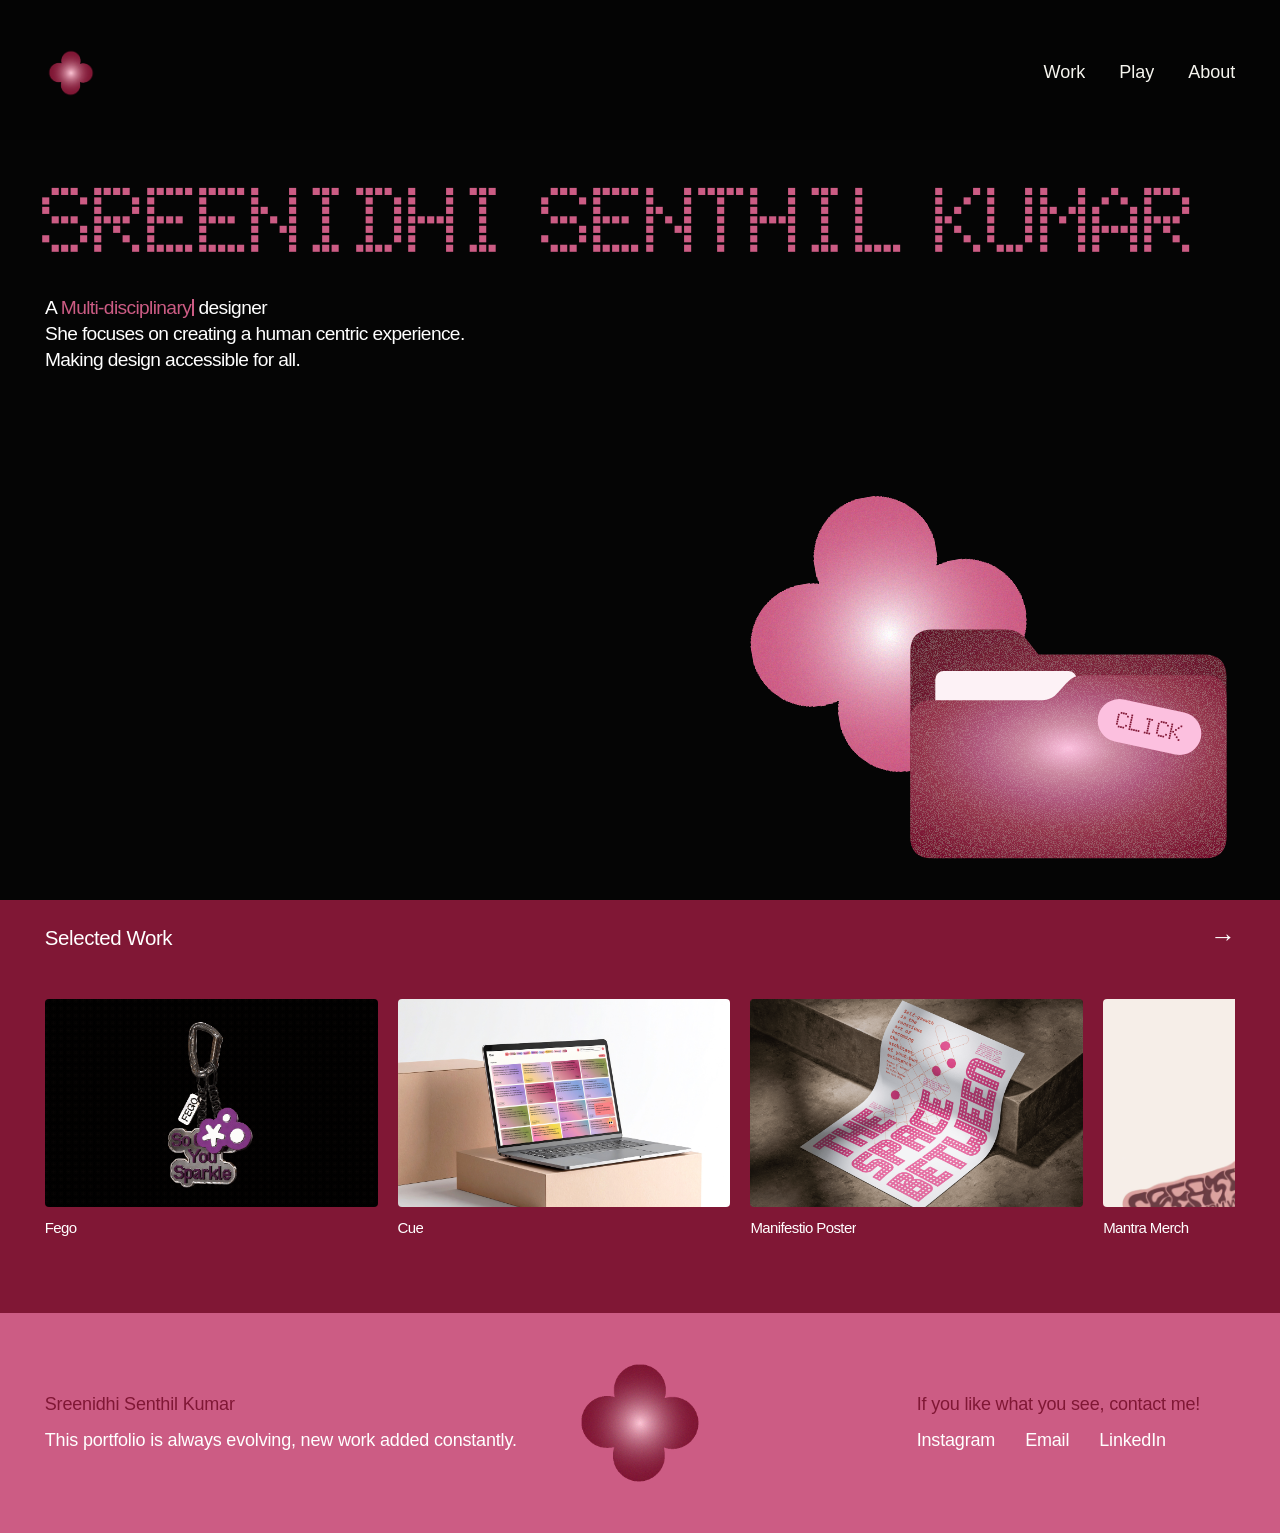
<file: index.html>
<!doctype html>
<html lang="en">
<head>
  <meta charset="utf-8">
  <meta name="viewport" content="width=device-width, initial-scale=1">
  <title>Sreenidhi Senthil Kumar</title>
  <meta name="description" content="Hello! I am Sreenidhi, a multidisciplinary designer studying in Parsons School of Design. I focus on creating brand identities and user friendly design.">
  <link rel="icon" type="image/png" href="assets/favicon.png">
  <link rel="preconnect" href="https://fonts.googleapis.com">
  <link rel="preconnect" href="https://fonts.gstatic.com" crossorigin>
  <link href="https://fonts.googleapis.com/css2?family=Doto:wght@700&family=Google+Sans+Flex:wght@100..1000&display=swap" rel="stylesheet">
  <link rel="stylesheet" href="styles.css">
</head>
<body class="home-page">
  <main>
    <section class="hero" data-pin>
      <div class="hero__block">
        <div class="inspire" aria-label="Things that inspire my design">
          <p class="inspire__caption"><span class="inspire__lead">Here are some of the things that currently inspire my design world.</span> <span class="inspire__drag">Drag them out of the folder.</span></p>
          <img class="inspire__logo" src="assets/logo-pink.png" alt="" aria-hidden="true">
          <div class="box" role="button" tabindex="0" aria-label="Open the folder">
            <svg class="box__back" viewBox="0 0 40 30" aria-hidden="true"><defs><radialGradient id="folder-back-glow" cx="50%" cy="45%" r="70%"><stop offset="0" stop-color="#95344c"/><stop offset="1" stop-color="#5c0b22"/></radialGradient><filter id="folder-back-grain" x="0" y="0" width="100%" height="100%" primitiveUnits="userSpaceOnUse"><feTurbulence type="fractalNoise" baseFrequency="12" numOctaves="2" seed="3" result="n"/><feColorMatrix in="n" type="matrix" values="0 0 0 0 1  0 0 0 0 1  0 0 0 0 1  0 0 0 .32 -.14" result="g"/><feComposite in="g" in2="SourceGraphic" operator="in" result="gi"/><feMerge><feMergeNode in="SourceGraphic"/><feMergeNode in="gi"/></feMerge></filter></defs><path d="M1 26.5V4.2Q1 1.5 3.7 1.5H12.6Q14 1.5 14.9 2.6L16.4 4.5H36.3Q39 4.5 39 7.2V26.5Q39 28.5 37 28.5H3Q1 28.5 1 26.5Z" fill="url(#folder-back-glow)" filter="url(#folder-back-grain)"/><rect x="4" y="6.5" width="17" height="6" rx="1" fill="#fdf2f6"/></svg>
            <p class="box__label" aria-hidden="true"><span class="box__bubble">Click</span></p>
            <div class="box__inside">
              <button class="inspire__item" type="button" data-label="Vintage TV" data-spot="7,10"><span class="inspire__icon" style="--src:url(assets/icons/tv.svg);--fsrc:url(assets/icons/fill/tv.png);--fill:#f7b8cd"></span></button>
              <button class="inspire__item" type="button" data-label="Books" data-spot="88,10"><span class="inspire__icon" style="--src:url(assets/icons/book.svg);--fsrc:url(assets/icons/fill/book.png);--fill:#f7b8cd"></span></button>
              <button class="inspire__item" type="button" data-label="Tea" data-spot="38,42"><span class="inspire__icon" style="--src:url(assets/icons/tea.svg);--fsrc:url(assets/icons/fill/tea.png);--fill:#f7b8cd"></span></button>
              <button class="inspire__item" type="button" data-label="Flowers" data-spot="7,84"><span class="inspire__icon" style="--src:url(assets/icons/flower.svg);--fsrc:url(assets/icons/fill/flower.png);--fill:#f7b8cd"></span></button>
              <button class="inspire__item" type="button" data-label="Science" data-spot="27,6"><span class="inspire__icon" style="--src:url(assets/icons/dna.svg);--fsrc:url(assets/icons/fill/dna.png);--fill:#f7b8cd"></span></button>
              <button class="inspire__item" type="button" data-label="Lego" data-spot="47,10"><span class="inspire__icon" style="--src:url(assets/icons/module.svg);--fsrc:url(assets/icons/fill/module.png);--fill:#f7b8cd"></span></button>
              <button class="inspire__item" type="button" data-label="Travel" data-spot="67,6"><span class="inspire__icon" style="--src:url(assets/icons/compass.svg);--fsrc:url(assets/icons/fill/compass.png);--fill:#f7b8cd"></span></button>
              <button class="inspire__item" type="button" data-label="Music" data-spot="16,46"><span class="inspire__icon" style="--src:url(assets/icons/music.svg);--fsrc:url(assets/icons/fill/music.png);--fill:#f7b8cd"></span></button>
              <button class="inspire__item" type="button" data-label="Cooking" data-spot="60,48"><span class="inspire__icon" style="--src:url(assets/icons/egg.svg);--fsrc:url(assets/icons/fill/egg.png);--fill:#f7b8cd"></span></button>
              <button class="inspire__item" type="button" data-label="Nature" data-spot="66,80"><span class="inspire__icon" style="--src:url(assets/icons/plant.svg);--fsrc:url(assets/icons/fill/plant.png);--fill:#f7b8cd"></span></button>
              <button class="inspire__item" type="button" data-label="Arcade games" data-spot="27,80"><span class="inspire__icon" style="--src:url(assets/icons/arcade.svg);--fsrc:url(assets/icons/fill/arcade.png);--fill:#f7b8cd"></span></button>
              <button class="inspire__item" type="button" data-label="Coding" data-spot="47,86"><span class="inspire__icon" style="--src:url(assets/icons/browser.svg);--fsrc:url(assets/icons/fill/browser.png);--fill:#f7b8cd"></span></button>
            </div>
            <svg class="box__front" viewBox="0 0 40 30" aria-hidden="true"><defs><radialGradient id="folder-front-glow" cx="50%" cy="40%" r="70%"><stop offset="0" stop-color="#fcc0df"/><stop offset=".2" stop-color="#cb869f"/><stop offset=".4" stop-color="#b0577d"/><stop offset=".65" stop-color="#95344c"/><stop offset="1" stop-color="#78112f"/></radialGradient><filter id="folder-front-grain" x="0" y="0" width="100%" height="100%" primitiveUnits="userSpaceOnUse"><feTurbulence type="fractalNoise" baseFrequency="12" numOctaves="2" seed="7" result="n"/><feColorMatrix in="n" type="matrix" values="0 0 0 0 1  0 0 0 0 1  0 0 0 0 1  0 0 0 .32 -.14" result="g"/><feComposite in="g" in2="SourceGraphic" operator="in" result="gi"/><feMerge><feMergeNode in="SourceGraphic"/><feMergeNode in="gi"/></feMerge></filter></defs><path d="M1 12.6Q1 10 3.6 10H16.8Q18 10 18.8 9L19.8 7.9Q20.6 7 21.8 7H36.4Q39 7 39 9.6V26.4Q39 29 36.4 29H3.6Q1 29 1 26.4Z" fill="url(#folder-front-glow)" filter="url(#folder-front-grain)"/></svg>
          </div>
        </div>
        <h1 class="hero__name"><span>Sreenidhi</span> <span>Senthil</span> <span>Kumar</span></h1>
        <div class="hero__intro">
          <p class="hero__role"><span class="hero__article">A</span> <span class="hero__word">Multi-disciplinary</span><span class="hero__caret" aria-hidden="true"></span> designer</p>
          <p>She focuses on creating a human centric experience.</p>
          <p>Making design accessible for all.</p>
        </div>
      </div>
    </section>
    <section class="selected panel" aria-label="Selected work">
      <div class="panel__head">
        <h2 class="panel__title">Selected Work</h2>
        <a class="panel__link panel__arrow" href="work.html" aria-label="View all work">&rarr;</a>
      </div>
      <div class="selected__track" data-carousel></div>
    </section>
  </main>
  <script src="main.js"></script>
</body>
</html>
</file>
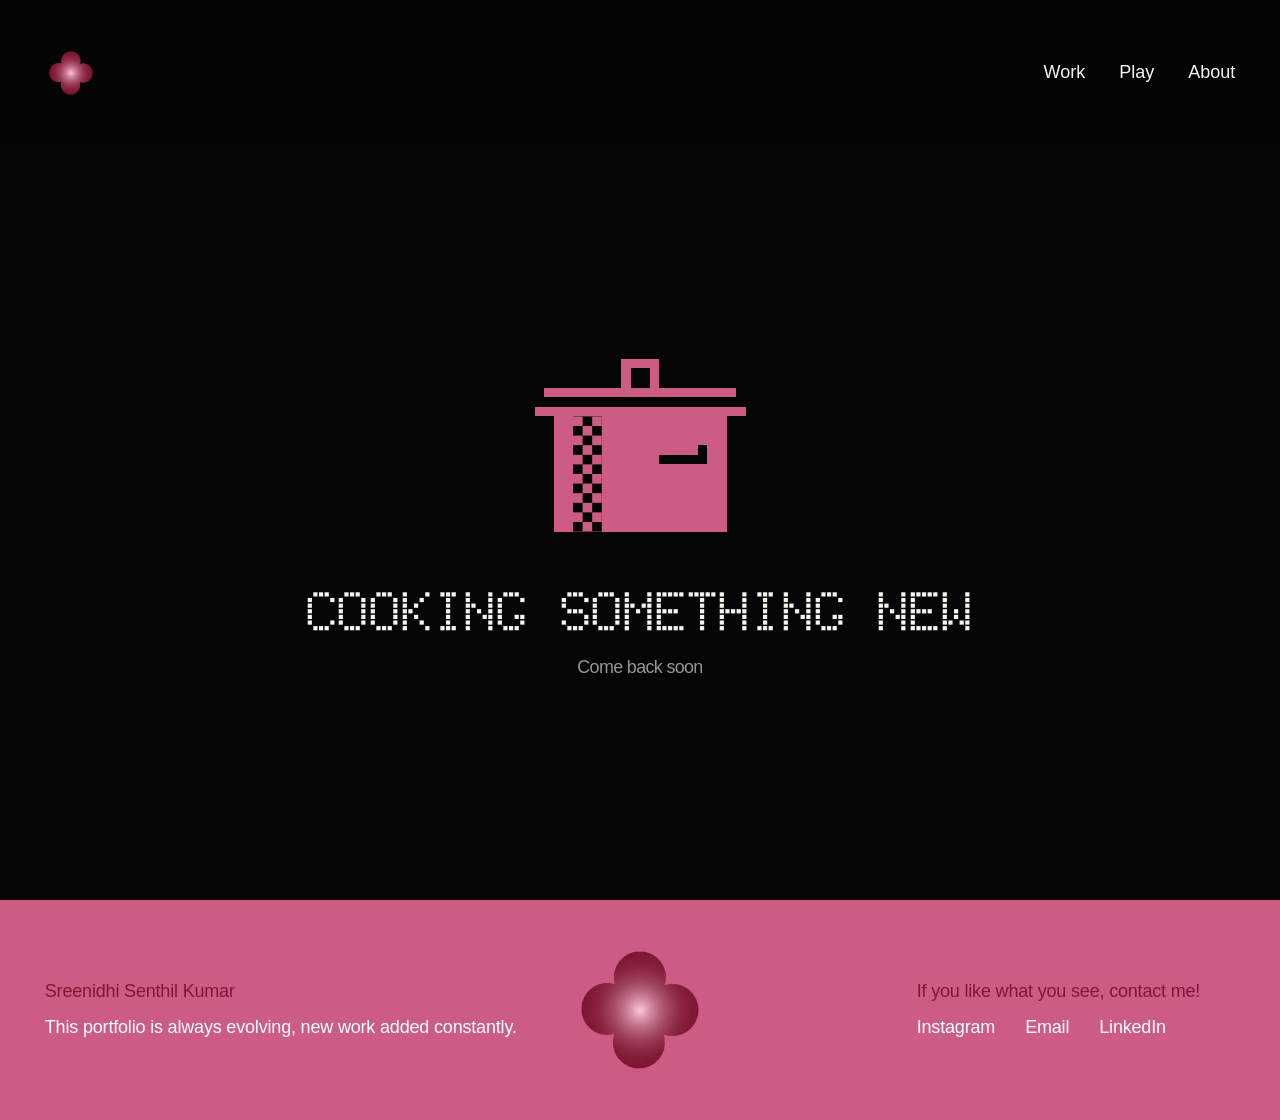
<file: archives.html>
<!doctype html>
<html lang="en">
<head>
  <meta charset="utf-8">
  <meta name="viewport" content="width=device-width, initial-scale=1">
  <title>Play | Sreenidhi Senthil Kumar</title>
  <link rel="icon" type="image/png" href="assets/favicon.png">
  <link rel="preconnect" href="https://fonts.googleapis.com">
  <link rel="preconnect" href="https://fonts.gstatic.com" crossorigin>
  <link href="https://fonts.googleapis.com/css2?family=Doto:wght@700&family=Google+Sans+Flex:wght@100..1000&display=swap" rel="stylesheet">
  <link rel="stylesheet" href="styles.css">
</head>
<body>
  <main class="play">
    <svg class="pot" viewBox="0 -8 24 27" shape-rendering="crispEdges" role="img" aria-label="A pixel cooking pot rattling on the stove">
      <defs>
        <pattern id="pot-dither" width="2" height="2" patternUnits="userSpaceOnUse">
          <rect width="2" height="2" class="pot__ink"/>
          <rect width="1" height="1" class="pot__gap"/>
          <rect x="1" y="1" width="1" height="1" class="pot__gap"/>
        </pattern>
      </defs>
      <g class="pot__steam">
        <rect x="6" y="-3" width="1" height="1"/>
        <rect x="12" y="-4" width="1" height="1"/>
        <rect x="17" y="-3" width="1" height="1"/>
      </g>
      <g class="pot__lid">
        <rect class="pot__ink" x="10" y="0" width="4" height="1"/>
        <rect class="pot__ink" x="10" y="1" width="1" height="2"/>
        <rect class="pot__ink" x="13" y="1" width="1" height="2"/>
        <rect class="pot__ink" x="2" y="3" width="20" height="1"/>
      </g>
      <g class="pot__body">
        <rect class="pot__ink" x="1" y="5" width="22" height="1"/>
        <rect class="pot__ink" x="3" y="6" width="18" height="12"/>
        <rect x="5" y="6" width="3" height="12" fill="url(#pot-dither)"/>
        <rect class="pot__gap" x="14" y="10" width="5" height="1"/>
        <rect class="pot__gap" x="18" y="9" width="1" height="1"/>
      </g>
    </svg>
    <h1 class="play__title">Cooking something new</h1>
    <p class="play__sub">Come back soon</p>
  </main>
  <script src="main.js"></script>
</body>
</html>
</file>
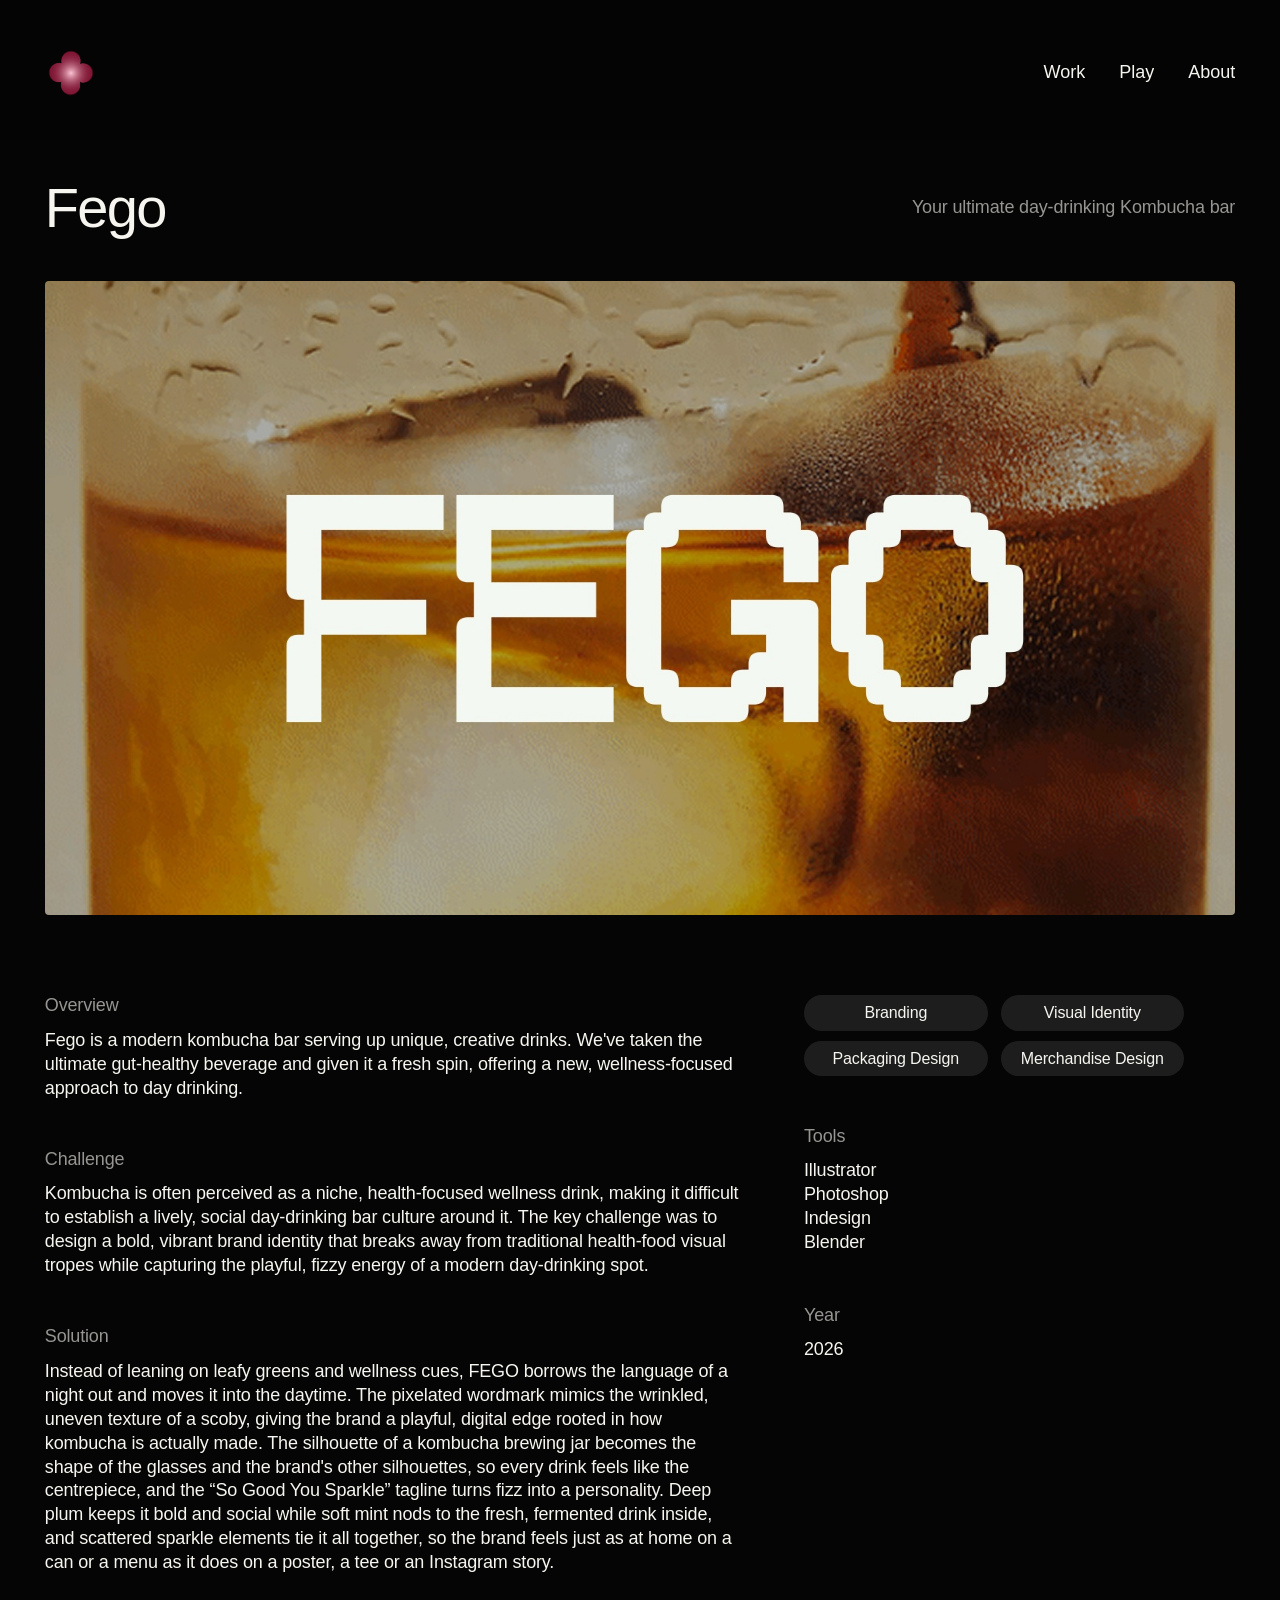
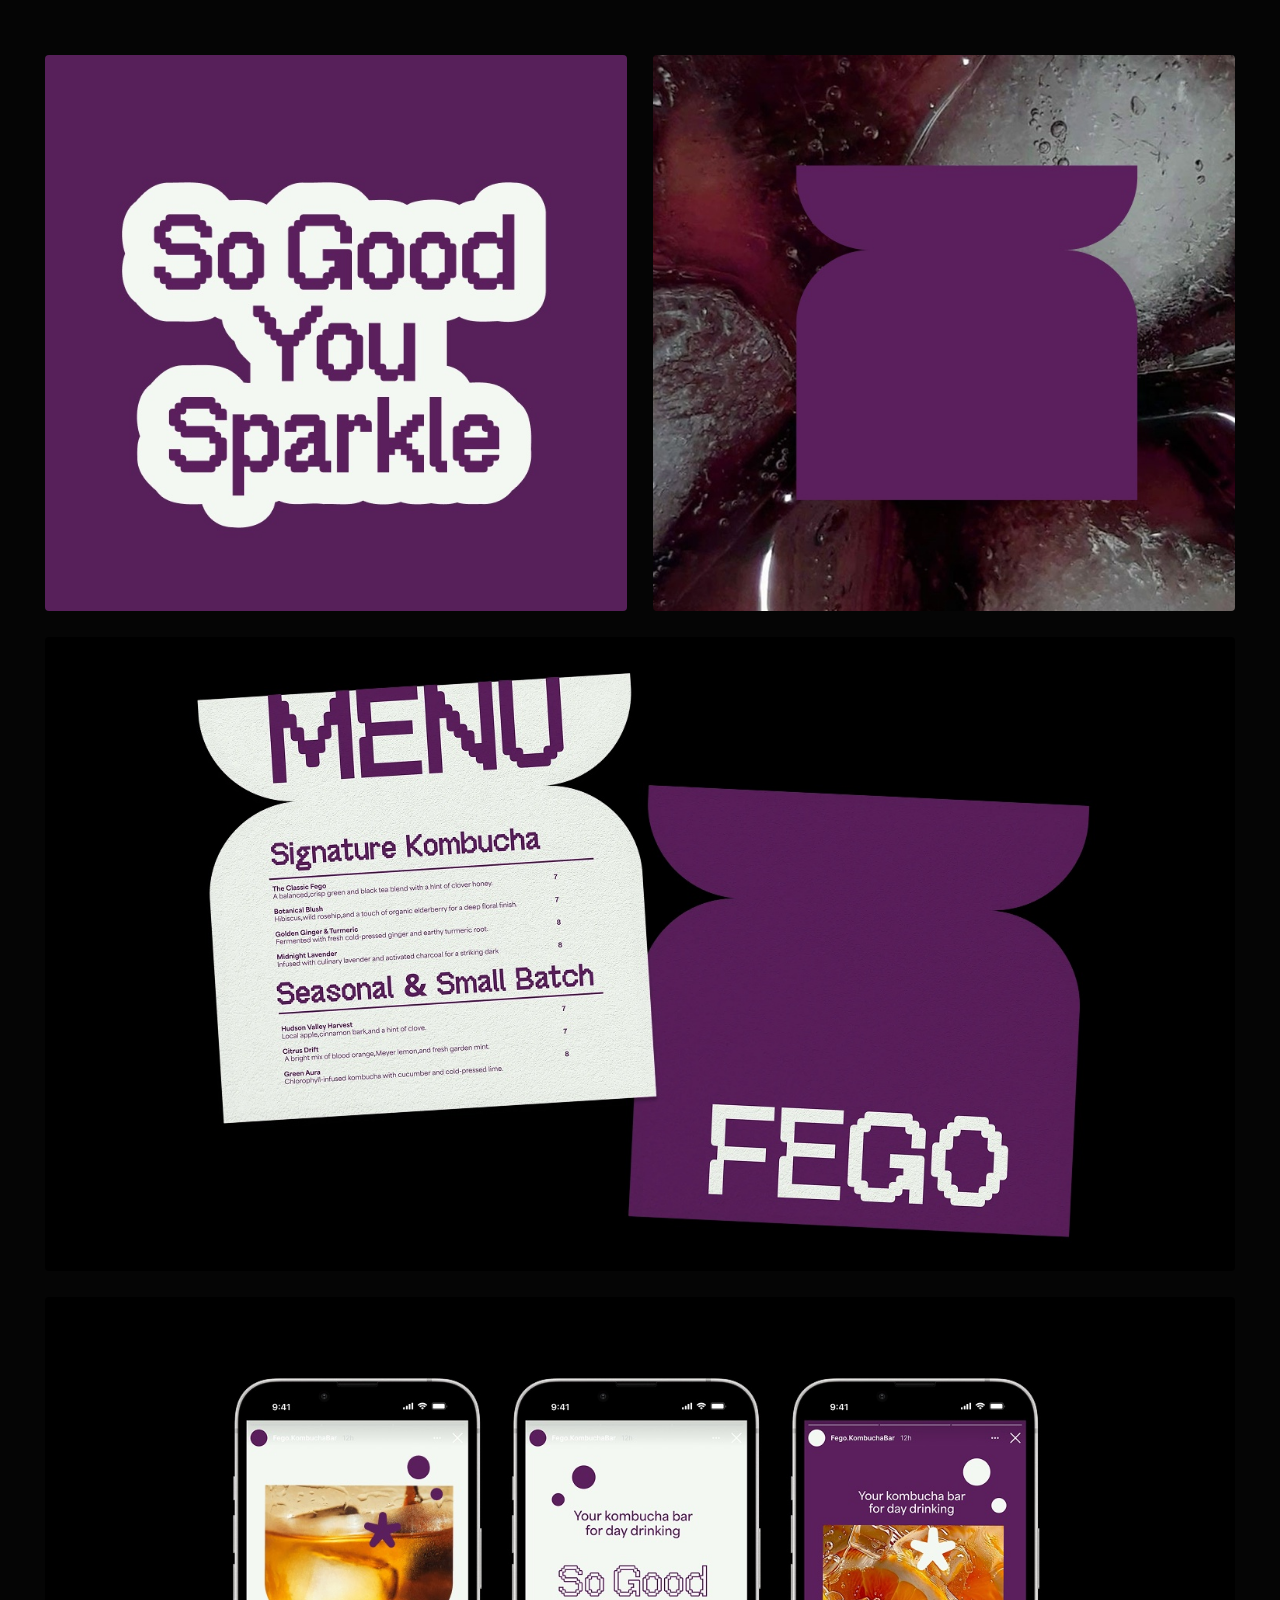
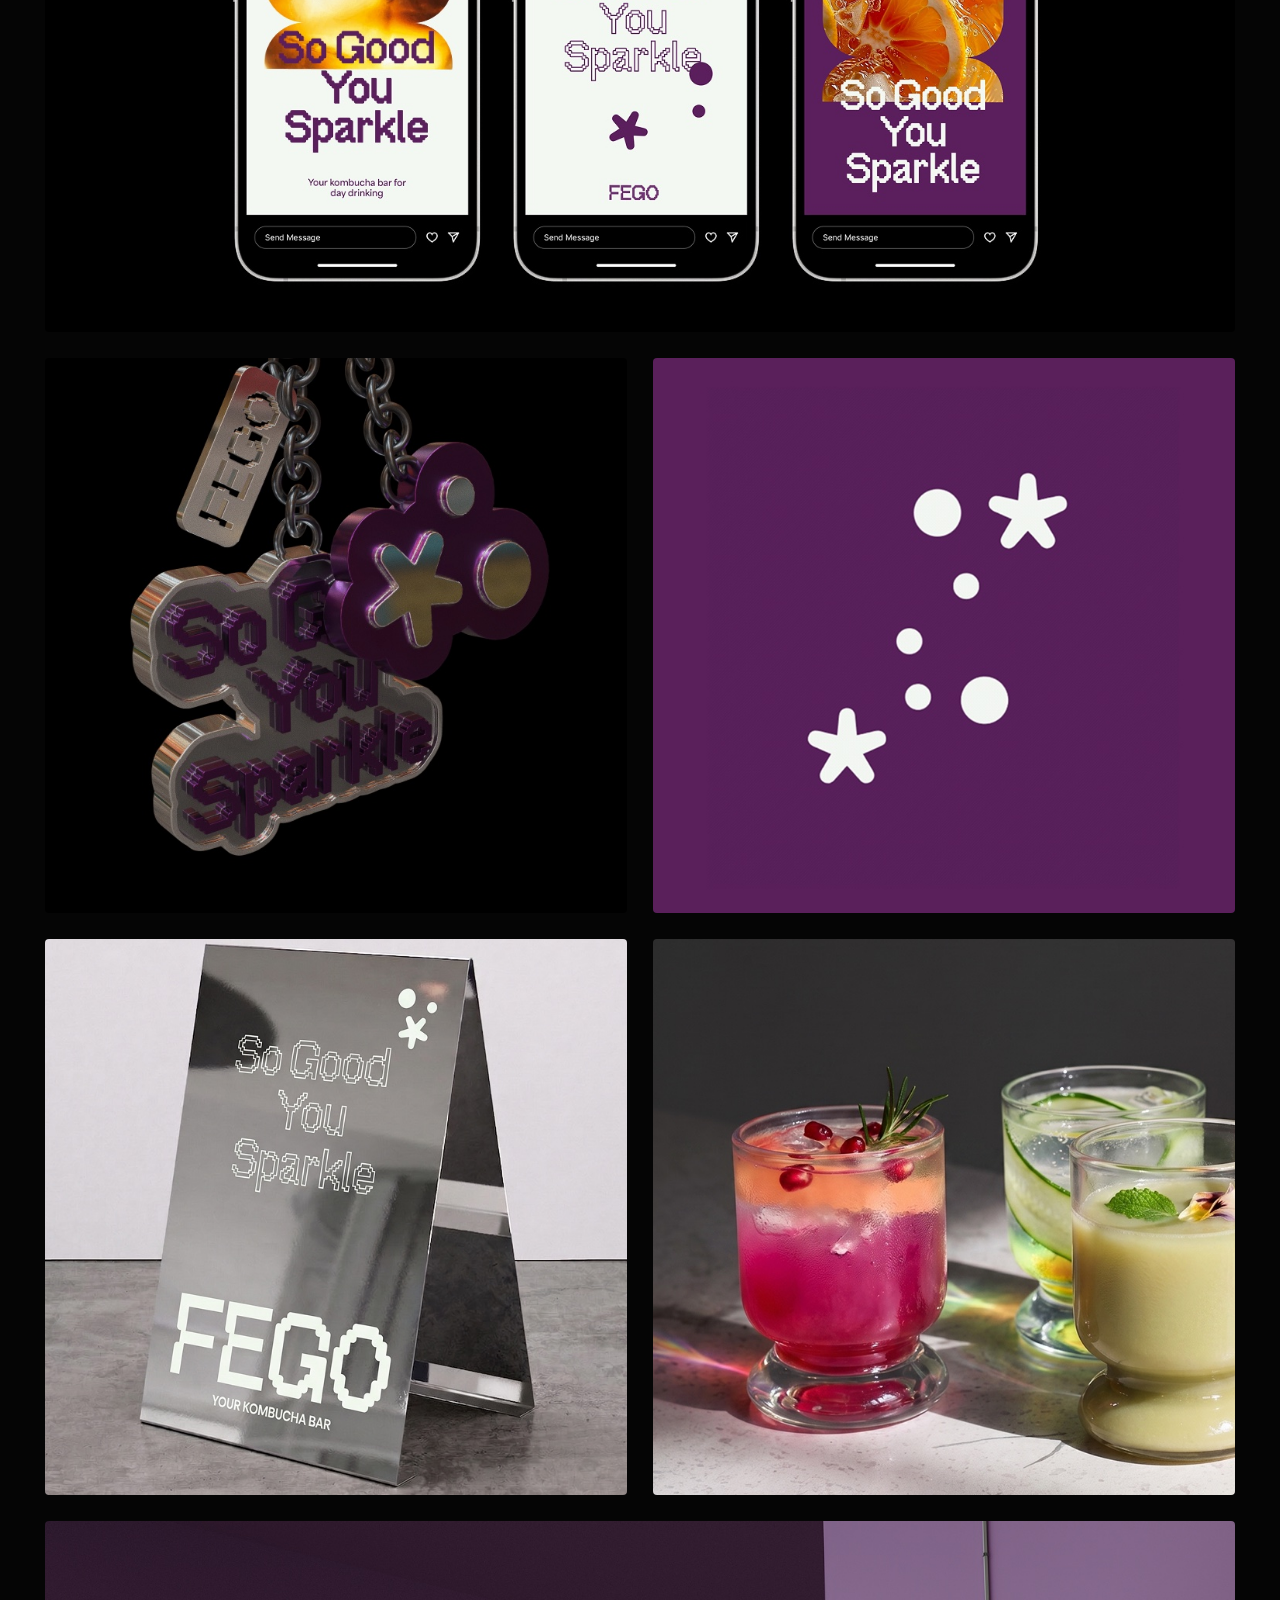
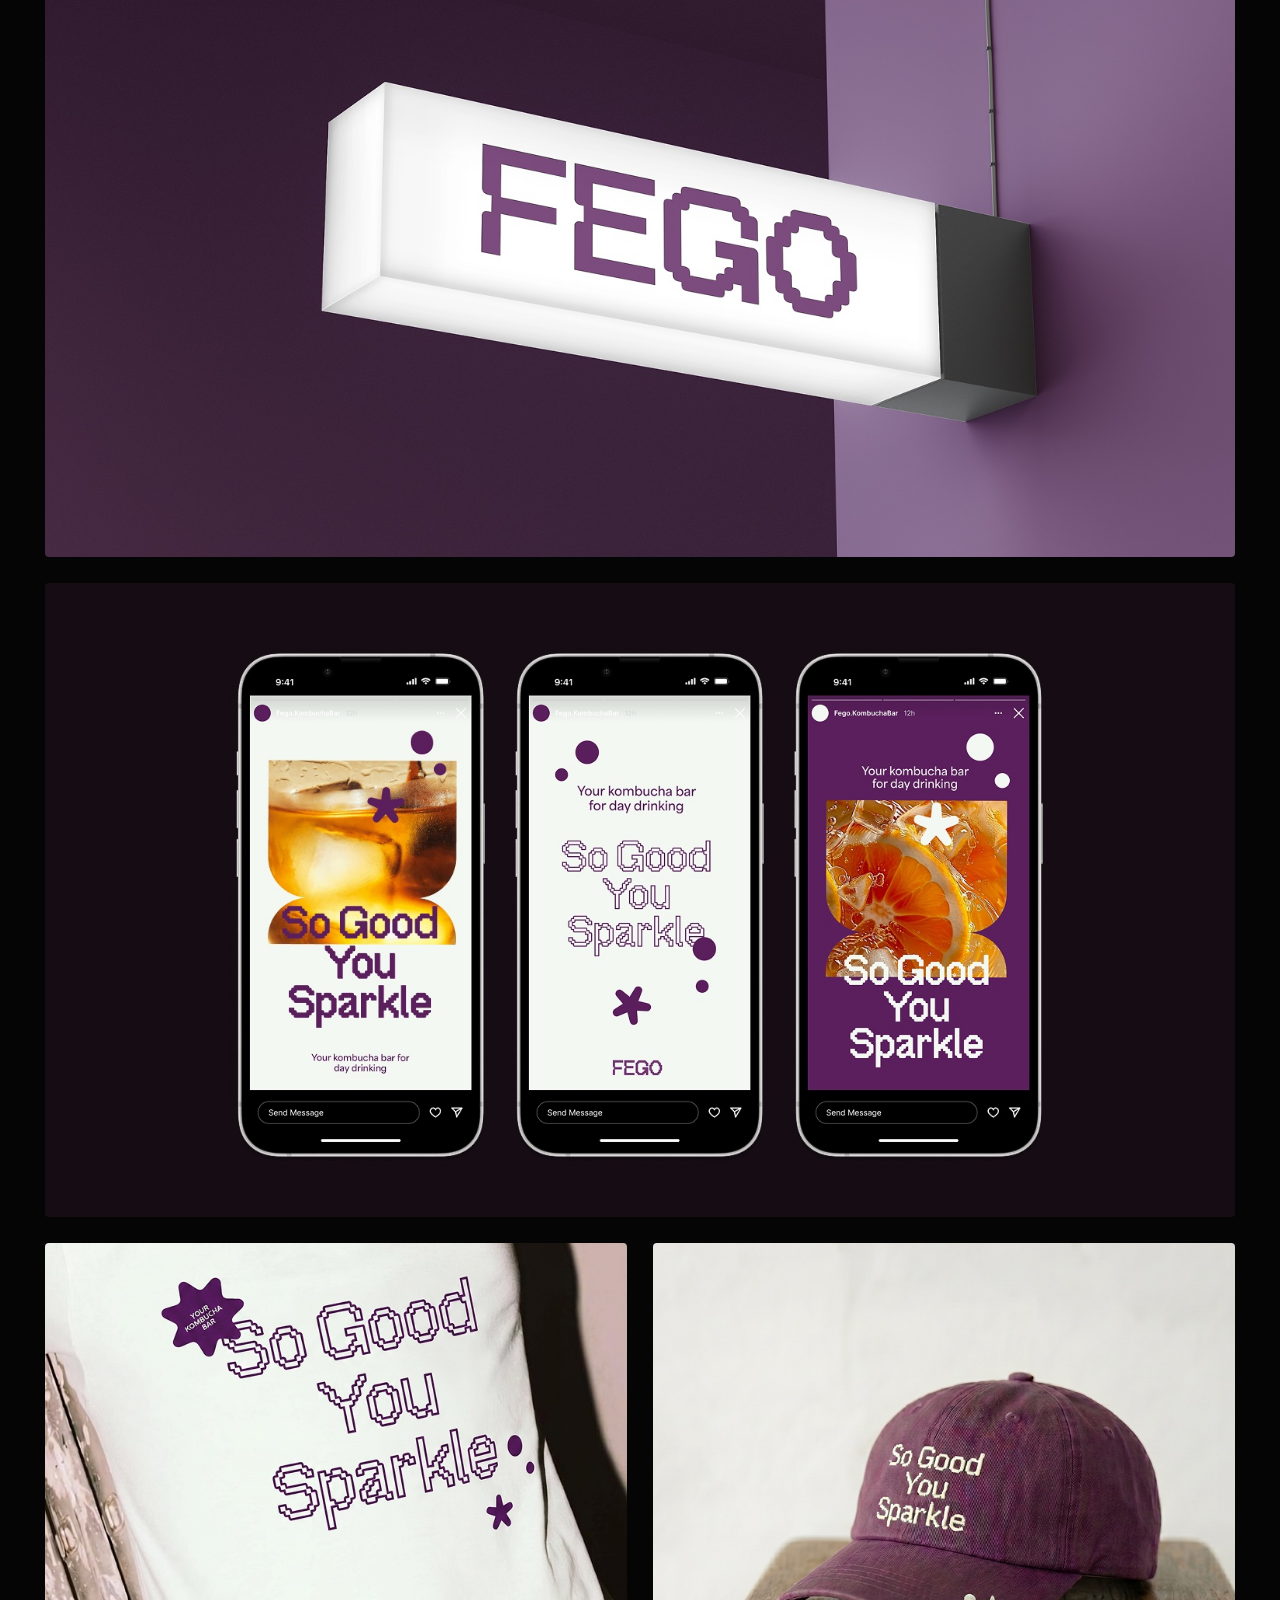
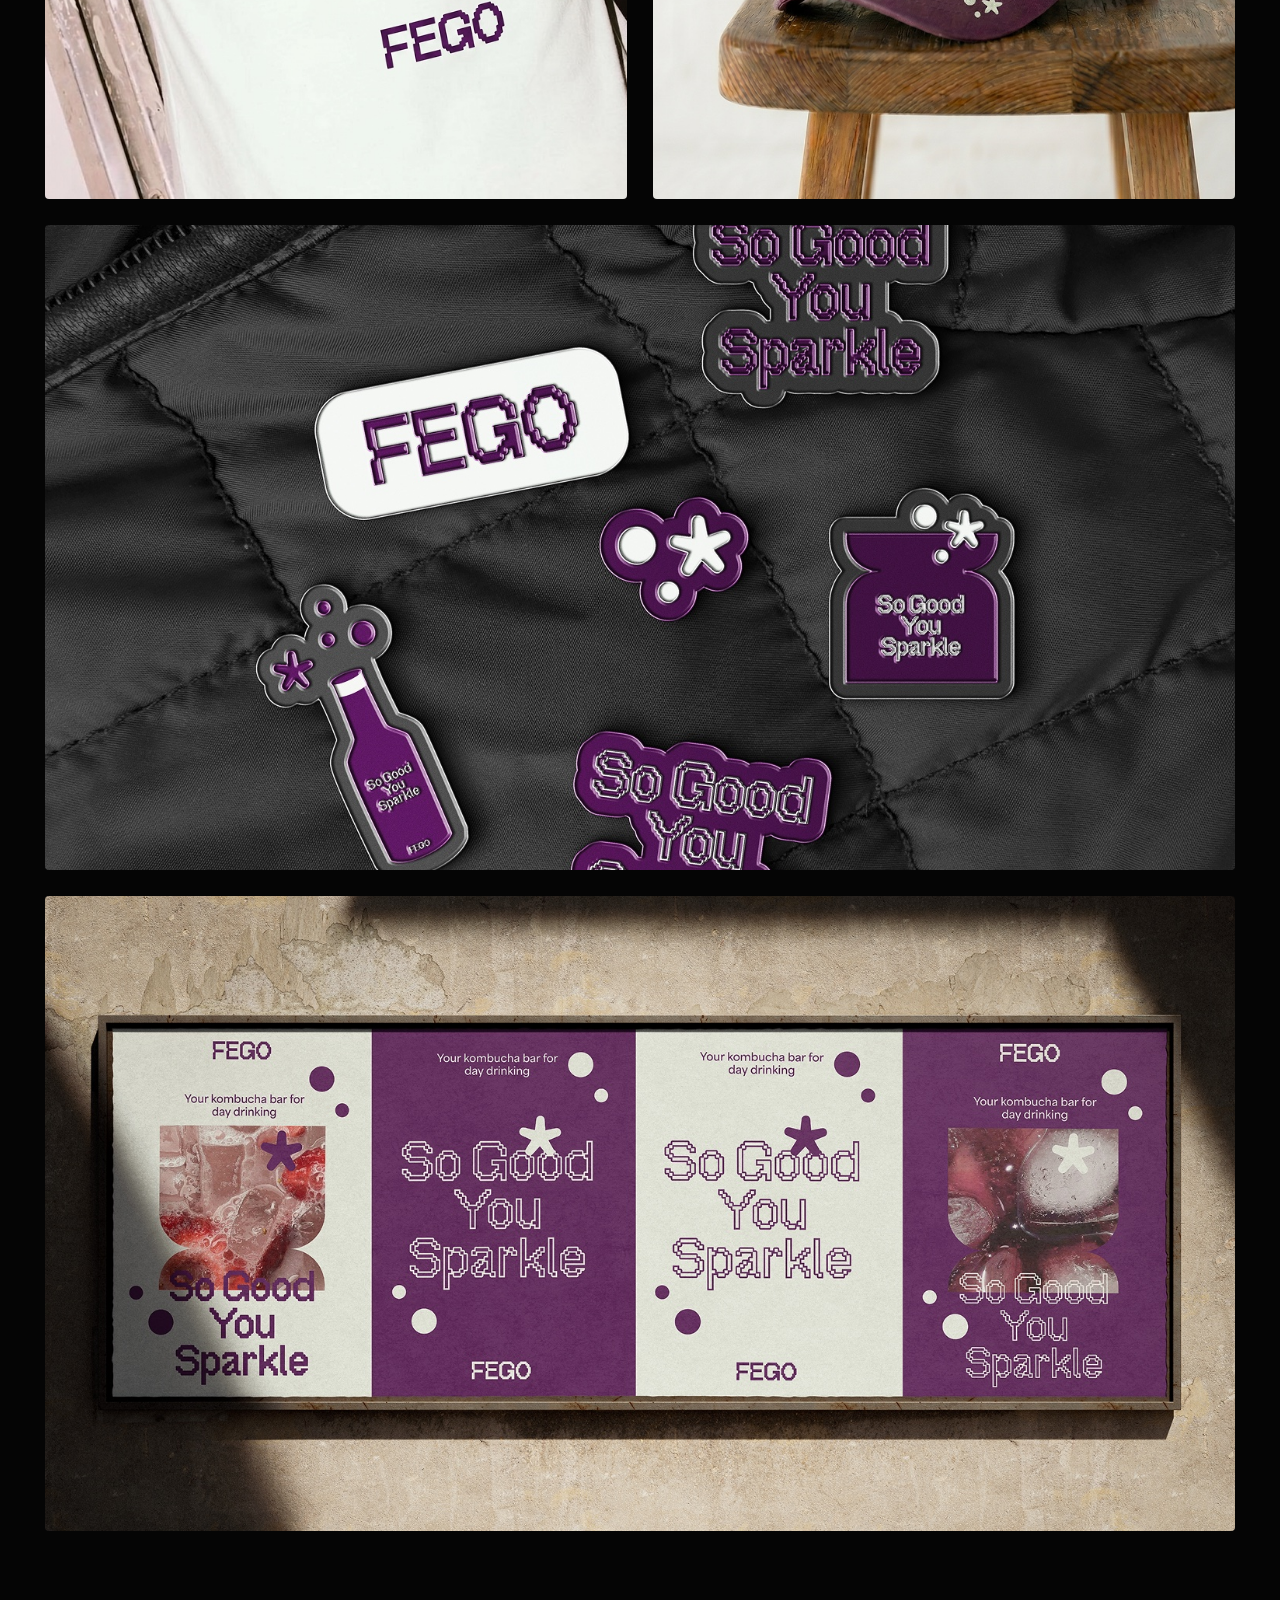
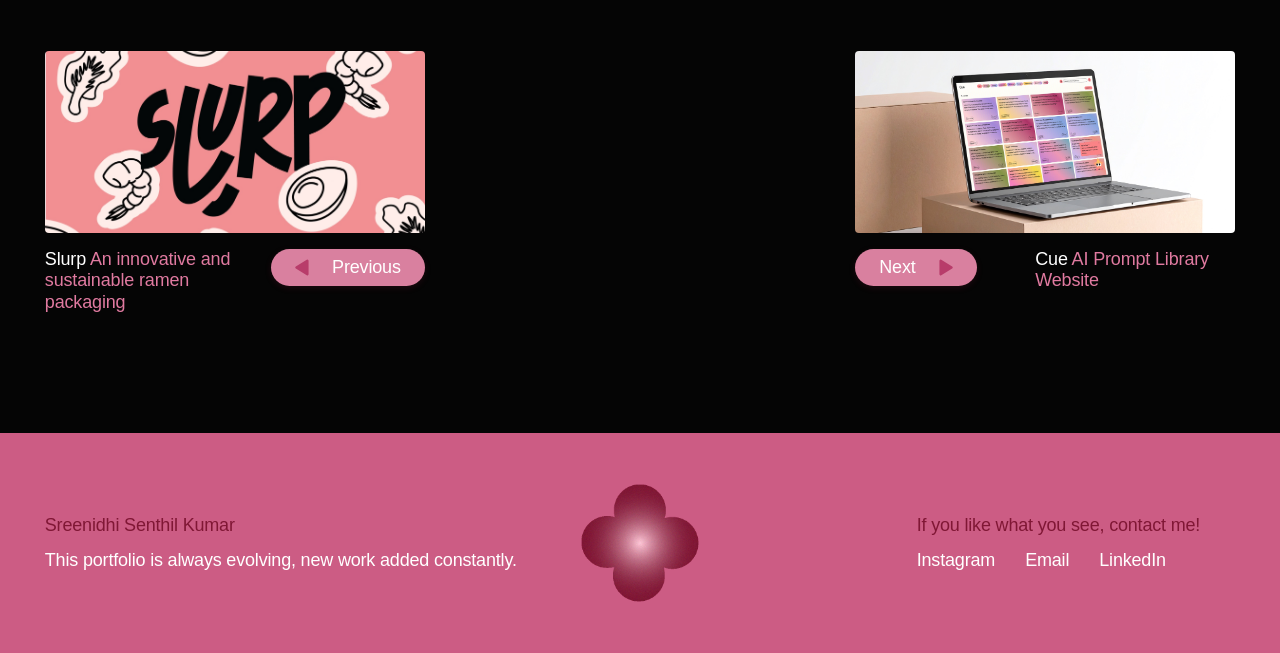
<file: project.html>
<!doctype html>
<html lang="en">
<head>
  <meta charset="utf-8">
  <meta name="viewport" content="width=device-width, initial-scale=1">
  <title>Sreenidhi Senthil Kumar</title>
  <link rel="icon" type="image/png" href="assets/favicon.png">
  <link rel="preconnect" href="https://fonts.googleapis.com">
  <link rel="preconnect" href="https://fonts.gstatic.com" crossorigin>
  <link href="https://fonts.googleapis.com/css2?family=Google+Sans+Flex:wght@100..1000&family=Fira+Mono:wght@400;500;700&family=Yarndings+12&display=swap" rel="stylesheet">
  <link rel="stylesheet" href="styles.css">
</head>
<body class="project-page">
  <main id="project"></main>
  <script src="cue-layout.js"></script>
  <script src="sand-layout.js"></script>
  <script src="main.js"></script>
</body>
</html>
</file>
<file: styles.css>
/* ---------- Tokens ---------- */
:root {
  --cream: #f6f5ef;
  --maroon: #801735;
  --pink: #cc5c84;
  --black: #050505;
  --ink: #0f0f0f;
  --brown: #452020;
  --font: "Google Sans Flex", sans-serif;
}

*,
*::before,
*::after { box-sizing: border-box; margin: 0; padding: 0; }

html { -webkit-font-smoothing: antialiased; }

body {
  background: var(--black);
  color: var(--cream);
  font-family: var(--font);
  font-weight: 500;
  letter-spacing: -0.04em;
  line-height: 1.2;
}

a { color: inherit; text-decoration: none; }
a:hover { color: var(--pink); }
img { display: block; max-width: 100%; }

.label {
  font-size: 15px;
  text-transform: capitalize;
  letter-spacing: -0.04em;
}

.page-title {
  font-size: 64px;
  font-weight: 500;
  letter-spacing: -0.04em;
  line-height: 1;
  text-transform: capitalize;
}

/* ---------- Nav ---------- */
/* Header on every page: flat, translucent black, scrolls with the page */
.nav {
  position: absolute;
  inset: 0 0 auto 0;
  z-index: 50;
  display: flex;
  align-items: flex-start;
  justify-content: space-between;
  height: 140px;
  padding: 47px clamp(20px, 3.5vw, 60px) 0;
  background: rgba(5, 5, 5, .5);
  backdrop-filter: blur(6px);
  -webkit-backdrop-filter: blur(6px);
}

.home-page .nav,
.about-page .nav { position: fixed; }
/* Other pages: header hides on scroll down, slides back in on scroll up */
.nav--auto { position: fixed; transition: transform .35s ease; }
.nav--hidden { transform: translateY(-100%); }
/* Coming-soon pages (Lyra): header floats over the sunrise with no dark bar */
.soon-page .nav { background: none; backdrop-filter: none; -webkit-backdrop-filter: none; }

.nav__logo { position: relative; display: block; width: 52px; height: 52px; line-height: 0; }
.nav__logo img { position: absolute; inset: 0; width: 52px; height: 52px; transition: transform .6s ease, opacity .3s ease; }
.nav__logo:hover img { transform: rotate(90deg); }
.nav__logo-hover { opacity: 0; }
.nav__logo:hover .nav__logo-base { opacity: 0; }
.nav__logo:hover .nav__logo-hover { opacity: 1; }

/* Links and the mobile toggle sit on the logo's centre line */
.nav__links,
.nav__toggle { height: 52px; align-items: center; }
.nav__links { display: flex; gap: 34px; list-style: none; }
.nav__links li { display: flex; align-items: center; }
.nav__links .label { font-size: 18px; text-transform: none; letter-spacing: 0; color: var(--cream); transition: color .3s ease; }
.nav__links .label:hover,
.nav__toggle:hover { color: var(--pink); }

/* Text roll on hover: the label slides up and a copy slides in from below */
.roll { position: relative; display: inline-block; overflow: hidden; vertical-align: top; }
.roll span { display: block; transition: transform .35s cubic-bezier(.6, 0, .2, 1); }
.roll span + span { position: absolute; inset: 100% 0 auto 0; }
.roll:hover span,
.card:hover .roll span { transform: translateY(-100%); }

.nav__toggle {
  display: none;
  background: none;
  border: 0;
  color: var(--cream);
  font-family: var(--font);
  font-weight: 500;
  cursor: pointer;
  transition: color .3s ease;
}

.menu {
  position: fixed;
  inset: 0;
  z-index: 40;
  display: flex;
  flex-direction: column;
  justify-content: center;
  gap: 8px;
  padding: 20px;
  background: var(--black);
  opacity: 0;
  pointer-events: none;
  transition: opacity .3s ease;
}
.menu a {
  color: var(--cream);
  font-size: 48px;
  font-weight: 500;
  letter-spacing: -0.06em;
  text-transform: capitalize;
  transition: color .3s ease;
}
.menu a:hover { color: var(--pink); }
.menu-open .menu { opacity: 1; pointer-events: auto; }

/* Floating icons around the edges, each with a speech bubble on hover */
.inspire { position: absolute; inset: 150px 0 40px; z-index: 1; }
.inspire__item {
  position: absolute;
  left: var(--x);
  top: var(--y);
  padding: 12px;
  border: 0;
  background: none;
  color: var(--maroon);
  cursor: pointer;
  translate: -50% -50%;
}
.inspire__icon {
  display: block;
  width: clamp(42px, 4.6vw, 76px);
  aspect-ratio: 1;
  background: currentColor;
  -webkit-mask: var(--src) center / contain no-repeat;
  mask: var(--src) center / contain no-repeat;
  transition: transform .35s cubic-bezier(.34, 1.56, .64, 1);
}
.inspire__item:hover,
.inspire__item:focus-visible { z-index: 5; animation-play-state: paused; color: var(--pink); }
.inspire__item:hover .inspire__icon,
.inspire__item:focus-visible .inspire__icon { transform: scale(1.2) rotate(-6deg); }
.inspire__item:focus:not(:focus-visible) { outline: none; }
.inspire__item::after {
  content: attr(data-label);
  position: absolute;
  left: 50%;
  bottom: calc(100% + 6px);
  padding: 8px 14px;
  border-radius: 18px;
  background: var(--maroon);
  color: var(--cream);
  font-family: var(--font);
  font-size: 15px;
  font-weight: 500;
  letter-spacing: 0;
  white-space: nowrap;
  opacity: 0;
  transform: translate(-50%, 6px) scale(.9);
  transform-origin: bottom center;
  transition: opacity .2s ease, transform .25s cubic-bezier(.34, 1.56, .64, 1);
  pointer-events: none;
}
.inspire__item::before {
  content: "";
  position: absolute;
  left: 50%;
  bottom: calc(100% - 2px);
  width: 12px;
  height: 12px;
  background: var(--maroon);
  opacity: 0;
  transform: translateX(-50%) rotate(45deg);
  transition: opacity .2s ease;
  pointer-events: none;
}
.inspire__item:hover::after,
.inspire__item:focus-visible::after,
.inspire__item.is-open::after { opacity: 1; transform: translate(-50%, 0) scale(1); }
.inspire__item:hover::before,
.inspire__item:focus-visible::before,
.inspire__item.is-open::before { opacity: 1; }
/* A wide, lazy drift so the icons wander around their spot */

@media (max-width: 809.98px) {
  .inspire { inset: 104px 0 34px; }
  .inspire__icon { width: 30px; }
  .inspire__item { left: var(--mx); top: var(--my); padding: 6px; }
}

/* Home page: full black, pink name and accents */
.home-page { background: var(--black); }
.home-page .inspire__item { color: var(--cream); }
.home-page .inspire__item:hover,
.home-page .inspire__item:focus-visible { color: var(--pink); }
.home-page .inspire__item::after,
.home-page .inspire__item::before { background: var(--cream); }
.home-page .inspire__item::after { color: var(--maroon); }

/* ---------- Shared section ---------- */
.section {
  display: flex;
  flex-direction: column;
  gap: 40px;
  width: 100%;
  max-width: 1920px;
  margin: 0 auto;
  padding: 160px clamp(20px, 3.5vw, 60px);
}

/* ---------- Work ---------- */

.work-grid {
  display: grid;
  grid-template-columns: repeat(2, 1fr);
  gap: 20px;
}

.card { display: flex; flex-direction: column; gap: 12px; }
.card .label { transition: color .3s ease; }
.card:hover .label { color: var(--pink); }
.card__media { overflow: hidden; aspect-ratio: 16 / 10; background: #161616; border-radius: 4px; }
.card__media img,
.card__media video {
  width: 100%;
  height: 100%;
  object-fit: cover;
  transition: transform .8s cubic-bezier(.2, .7, .2, 1);
}
.card:hover .card__media img,
.card:hover .card__media video { transform: scale(1.04); }

/* Subtitle fades in over the thumbnail on hover */
.card__media { position: relative; }
.card__overlay {
  position: absolute;
  inset: 0;
  display: flex;
  align-items: flex-end;
  padding: 24px;
  background: linear-gradient(0deg, rgba(128, 23, 53, .85) 0%, rgba(128, 23, 53, .35) 45%, rgba(128, 23, 53, 0) 75%);
  color: var(--cream);
  font-size: 18px;
  line-height: 1.2;
  letter-spacing: -0.02em;
  text-wrap: balance;
  opacity: 0;
  transform: translateY(8px);
  transition: opacity .35s ease, transform .35s ease;
  pointer-events: none;
}
.card:hover .card__overlay,
.card:focus-visible .card__overlay { opacity: 1; transform: none; }

/* Coming soon: badge on the thumbnail, no link */
.card__soon { opacity: .6; }

/* Touch screens have no hover, so keep the subtitle visible */
@media (hover: none) {
  .card__overlay { opacity: 1; transform: none; font-size: 15px; padding: 16px; }
}

/* ---------- Home: selected work carousel ----------
   A pink panel that slides up over the pinned hero as you scroll. */
/* Play: a pixel pot rattling on the stove */
.play {
  display: flex;
  flex-direction: column;
  align-items: center;
  justify-content: center;
  gap: 18px;
  min-height: 100vh;
  min-height: 100svh;
  padding: 140px 20px 80px;
  text-align: center;
}
.pot { width: clamp(160px, 18vw, 260px); overflow: visible; }
.pot__ink, .pot__steam rect { fill: var(--pink); }
.pot__gap { fill: var(--black); }
.pot__body, .pot__lid { transform-box: fill-box; transform-origin: 50% 100%; }
.pot__body { animation: pot-shake 1.6s ease-in-out infinite; }
.pot__lid { animation: pot-lid 1.6s ease-in-out infinite; }
.pot__steam rect { opacity: 0; animation: pot-steam 2.4s ease-out infinite; }
.pot__steam rect:nth-child(2) { animation-delay: .8s; }
.pot__steam rect:nth-child(3) { animation-delay: 1.6s; }
@keyframes pot-shake {
  0%, 45%, 100% { transform: none; }
  5%, 25% { transform: translateX(-.4px) rotate(-2deg); }
  15%, 35% { transform: translateX(.4px) rotate(2deg); }
}
@keyframes pot-lid {
  0%, 45%, 100% { transform: none; }
  8% { transform: translateY(-1.2px) rotate(-5deg); }
  18% { transform: translateY(0); }
  28% { transform: translateY(-1.4px) rotate(4deg); }
  38% { transform: translateY(0); }
}
@keyframes pot-steam {
  0% { opacity: 0; transform: translateY(0); }
  20% { opacity: 1; }
  100% { opacity: 0; transform: translateY(-4px); }
}
.play__title {
  margin-top: 24px;
  font-family: "Doto", monospace;
  font-size: clamp(28px, 4.4vw, 64px);
  font-weight: 700;
  line-height: 1;
  letter-spacing: -0.04em;
  text-transform: uppercase;
  color: var(--cream);
}
.play__sub { font-size: clamp(16px, 1.4vw, 20px); color: rgba(246, 245, 239, .6); }
@media (prefers-reduced-motion: reduce) {
  .pot__body, .pot__lid, .pot__steam rect { animation: none !important; }
  .pot__steam rect { opacity: 1; }
}

/* Pinned content stays put while a .panel scrolls up over it (top is set in JS for tall content) */
body [data-pin] { position: sticky; top: 0; z-index: 0; }
.panel {
  position: relative;
  z-index: 1;
  padding: 24px clamp(20px, 3.5vw, 60px) 72px;
  background: var(--maroon);
  color: #fff;
}
.panel__head {
  display: flex;
  align-items: baseline;
  justify-content: space-between;
  gap: 20px;
  margin-bottom: 48px;
}
.panel__title { font-size: clamp(18px, 1.6vw, 24px); font-weight: 500; letter-spacing: -0.02em; color: #fff; }
.panel__link { font-size: clamp(16px, 1.4vw, 20px); color: #fff; }
.panel__link:hover { color: var(--pink); }
.panel__arrow { display: inline-block; font-size: clamp(22px, 2vw, 30px); line-height: 1; transition: color .3s ease, transform .3s ease; }
.panel__arrow:hover { transform: translateX(6px); }
.selected__track { overflow: hidden; }
.selected__list { display: flex; width: max-content; gap: 20px; animation: selected-scroll 36s linear infinite; }
.selected__track:hover .selected__list { animation-play-state: paused; }
.selected__card { display: flex; flex-direction: column; gap: 12px; flex: 0 0 clamp(240px, 26vw, 360px); }
.selected__media { display: block; overflow: hidden; border-radius: 4px; }
.selected__media img,
.selected__media video { width: 100%; aspect-ratio: 16 / 10; object-fit: cover; transition: transform .7s cubic-bezier(.2, .7, .2, 1); }
.selected__card:hover .selected__media img,
.selected__card:hover .selected__media video { transform: scale(1.05); }
.selected__card .label { color: #fff; transition: color .3s ease; }
.selected__card:hover .label { color: var(--pink); }
@keyframes selected-scroll { from { transform: translateX(0); } to { transform: translateX(-50%); } }
@media (prefers-reduced-motion: reduce) {
  .selected__track { overflow-x: auto; }
  .selected__list { animation: none; width: auto; }
}

/* ---------- About ---------- */
.about { position: relative; overflow: hidden; }

.about__row { display: flex; align-items: flex-start; gap: 40px; }

.about__text {
  flex: 1;
  display: flex;
  flex-direction: column;
  gap: 40px;
  padding: 0 80px 0 0;
}

.about__bio {
  display: flex;
  flex-direction: column;
  gap: 20px;
  max-width: 500px;
  font-size: 24px;
  text-wrap: balance;
}

.about__contact { display: flex; gap: 15px; max-width: 435px; }
.about__contact > div { flex: 1; display: flex; flex-direction: column; gap: 4px; }
.about__contact .muted { color: rgba(246, 245, 239, .65); font-weight: 500; text-transform: none; }
.about__contact a:hover { color: var(--pink); }

.about__image { width: 28%; aspect-ratio: .8; object-fit: cover; flex-shrink: 0; filter: grayscale(1); border-radius: 4px; }

/* CV: pink panel that slides up over the about content */
/* Sticky bottom keeps the header row peeking above the bottom of the screen until scrolled to.
   --cv-h is the panel's real height, measured in JS. */
.cv { --peek: 84px; position: sticky; bottom: calc(var(--peek) - var(--cv-h, 70vh)); min-height: 70vh; }
.cv { padding-top: 0; }
.cv .panel__head { justify-content: center; align-items: center; height: var(--peek); margin-bottom: 0; }
.cv .panel__title { cursor: pointer; }

/* Resume columns: Education, Experience, Honours, Skills */
.cv__grid { display: grid; grid-template-columns: 1fr 1.6fr 1fr 1.3fr; gap: 48px; margin-top: 32px; }
.cv__label {
  margin-bottom: 24px;
  padding-bottom: 10px;
  border-bottom: 1px solid rgba(255, 255, 255, .35);
  font-size: 15px;
  font-weight: 500;
  letter-spacing: .01em;
  color: rgba(255, 255, 255, .7);
}
.cv__item + .cv__item { margin-top: 28px; }
.cv__item h4 { font-size: clamp(17px, 1.3vw, 20px); font-weight: 500; letter-spacing: -0.01em; color: #fff; }
.cv__meta { margin-top: 4px; font-size: 14px; color: rgba(255, 255, 255, .7); }
.cv__item p:not(.cv__meta) { margin-top: 8px; font-size: 15px; line-height: 1.45; letter-spacing: 0; color: rgba(255, 255, 255, .88); }
@media (max-width: 1099.98px) { .cv__grid { grid-template-columns: 1fr 1fr; } }
@media (max-width: 809.98px) { .cv__grid { grid-template-columns: 1fr; gap: 40px; } }


/* ---------- Project ----------
   Measured from the FEGO page design (1728px wide). */
.project-page {
  --pad: clamp(20px, 3.5vw, 60px);
  --p-ink: #f6f5ef;
  --p-muted: rgba(246, 245, 239, .6);
  --p-pink: #d9809f;
  background: var(--black);
  color: var(--p-ink);
  letter-spacing: -0.01em;
}

.project-hero { display: flex; flex-direction: column; gap: 45px; padding: 180px var(--pad) 0; }
.project-hero__titles { display: flex; align-items: center; justify-content: space-between; gap: 40px; }
.project-title { font-size: 56px; font-weight: 500; letter-spacing: -0.03em; line-height: 1; }
.project-hero__subtitle { max-width: 380px; font-size: 18px; color: var(--p-muted); text-wrap: balance; }
.project-hero__media img,
.project-hero__media video { display: block; width: 100%; border-radius: 4px; }

/* Optional wordmark over the hero (Cue uses its own ABC Social font) */
@font-face {
  font-family: "ABC Social";
  src: url("assets/fonts/ABCSocialVariable-Trial.woff2") format("woff2");
  font-weight: 100 900;
  font-display: swap;
}
.project-hero__media { position: relative; }
.project-hero__word {
  position: absolute;
  left: 50%;
  top: 50%;
  translate: -50% -50%;
  font-family: "ABC Social", var(--font);
  font-size: clamp(72px, 15vw, 260px);
  font-weight: 500;
  letter-spacing: -0.03em;
  line-height: 1;
  color: #111110;
  pointer-events: none;
}

.overview {
  display: flex;
  justify-content: space-between;
  gap: 60px;
  padding: 80px var(--pad);
}
.overview__main { flex: 0 1 790px; }
.overview__side { flex: 0 0 380px; display: flex; flex-direction: column; gap: 50px; margin-right: clamp(0px, 4vw, 80px); }
.overview__label { margin-bottom: 12px; font-size: 18px; color: var(--p-muted); }
.overview__text { font-size: 18px; font-weight: 500; line-height: 1.33; text-wrap: pretty; }
.overview__text p + p { margin-top: 14px; }
/* Equal-size pills: every row matches the tallest, text centred in each */
.overview__tags { display: grid; grid-template-columns: repeat(2, 1fr); grid-auto-rows: 1fr; gap: 10px 13px; list-style: none; }
.overview__tags li {
  display: flex;
  align-items: center;
  justify-content: center;
  padding: 8px 10px;
  border-radius: 999px;
  background: rgba(246, 245, 239, .1);
  font-size: 16px;
  text-align: center;
  text-transform: capitalize;
}
@media (min-width: 810px) { .overview__tags li { white-space: nowrap; } }
.overview__list { list-style: none; font-size: 18px; font-weight: 500; line-height: 1.33; }
.overview__value { font-size: 18px; font-weight: 500; }

/* Challenge / Solution stack under the Overview text in the left column */
.overview__block { margin-top: 48px; }

.gallery { display: flex; flex-direction: column; gap: 26px; padding: 0 var(--pad); }
.gallery__row--pair { display: grid; grid-template-columns: 1fr 1fr; gap: 26px; }
.gallery figure { overflow: hidden; border-radius: 4px; cursor: zoom-in; }
.gallery img,
.gallery video { display: block; width: 100%; height: auto; }
.gallery__row--pair img,
.gallery__row--pair video { height: 100%; aspect-ratio: 789 / 753; object-fit: cover; }
.gallery .video { cursor: inherit; }
.gallery__row--pair.is-natural { align-items: start; }
.gallery__row--pair.is-natural img { height: auto; aspect-ratio: auto; }
/* FEGO's image files have rounded white corners baked in: zoom slightly so the frame crops them off */
[data-project="fego"] .project-hero__media { overflow: hidden; border-radius: 4px; }
[data-project="fego"] .gallery img,
[data-project="fego"] .project-hero__media img { transform: scale(1.05); }

.outro { max-width: 920px; padding: 40px var(--pad) 0; font-size: 18px; font-weight: 500; line-height: 1.33; }

/* Footer: holds the previous / next cards (on project pages) and the site footer */
.project-foot {
  margin-top: 60px;
  padding: 60px 0 120px;
}

.pager { display: flex; justify-content: space-between; gap: 40px; padding: 0 var(--pad); }
.pager__card { display: flex; flex-direction: column; gap: 16px; width: min(380px, 100%); }
.pager__thumb { display: block; aspect-ratio: 380 / 182; overflow: hidden; border-radius: 4px; background: #161616; }
.pager__thumb img,
.pager__thumb video { width: 100%; height: 100%; object-fit: cover; transition: transform .6s cubic-bezier(.2, .7, .2, 1); }
.pager__card:hover .pager__thumb img,
.pager__card:hover .pager__thumb video { transform: scale(1.04); }
.pager__row { display: flex; align-items: flex-start; justify-content: space-between; gap: 16px; }
.pager__caption { max-width: 200px; font-size: 18px; color: #e07aa0; text-transform: none; }
.pager__caption strong { font-weight: 500; color: #fff; }
.pager__card--next .pager__caption { text-align: left; }
.pager__btn {
  display: inline-flex;
  flex-shrink: 0;
  align-items: center;
  gap: 22px;
  padding: 8px 24px;
  border-radius: 999px;
  background: var(--p-pink);
  box-shadow: 0 2px 6px rgba(128, 23, 53, .2);
  color: #fff;
  font-size: 18px;
  transition: background .3s ease;
}
.pager__card:hover .pager__btn { background: #e597b3; }
.pager__btn svg { width: 15px; height: 17px; fill: #b83c6a; }
.pager__card--prev .pager__btn svg { transform: scaleX(-1); }

/* Site footer: flat pink, shared across every page */
.site-footer {
  display: grid;
  grid-template-columns: 1fr auto 1fr;
  align-items: center;
  gap: 40px;
  padding: 40px var(--pad, clamp(20px, 3.5vw, 60px));
  background: var(--pink);
  color: #fff;
  font-size: 18px;
  font-weight: 500;
  line-height: 1.2;
  letter-spacing: -0.01em;
}
.site-footer__name { margin-bottom: 14px; color: #fff; }
.site-footer__cta { margin-bottom: 14px; color: var(--maroon); }
.site-footer__me { color: var(--maroon); }
.site-footer__ticker-text { display: inline-block; min-height: 1.2em; transition: opacity .3s ease; }
.site-footer__flower img { width: 140px; animation: footer-spin 14s linear infinite; }
@keyframes footer-spin { to { transform: rotate(360deg); } }
@media (prefers-reduced-motion: reduce) { .site-footer__flower img { animation: none !important; } }
.site-footer__contact { justify-self: end; }
@media (min-width: 810px) { .site-footer__contact { margin-right: 35px; } }
.site-footer__contact ul { display: flex; gap: 30px; list-style: none; }
.site-footer a:hover { color: #fff; text-decoration: underline; text-underline-offset: 3px; }

/* ABC Diatype (Dinamo) — TRIAL file: replace with a licensed copy before publishing */
@font-face {
  font-family: "ABC Diatype";
  src: url("assets/fonts/ABCDiatype-Bold-Trial.woff2") format("woff2");
  font-weight: 700;
  font-display: swap;
}

/* ---------- Coming soon (Lyra) ----------
   Colours sampled from the Lyra cover gradient. */
.soon-page { background: #8b7fb3; }
.soon {
  position: relative;
  height: 100vh;
  height: 100svh;
  min-height: 560px;
  overflow: hidden;
  background: linear-gradient(180deg, #7f78ae 0%, #b493a6 30%, #eeb98f 62%, #f8c58c 100%);
  animation: soon-sky 2.4s ease-out both;
}

/* The sun: pale core, orange body, blue rim, like the cover */
.soon__sun {
  position: absolute;
  left: 50%;
  bottom: 0;
  width: max(140vmin, 900px);
  aspect-ratio: 1;
  border-radius: 50%;
  background: radial-gradient(circle at 50% 50%,
    #ffdc9c 0%, #fdb978 18%, #f68a52 38%, #f47b4a 50%, #e98a73 60%, #b6a6c8 66%, #9fb6ea 69%, #9fb6ea 70%, rgba(159, 182, 234, 0) 71%);
  translate: -50% 73%;
  animation: soon-rise 2.6s cubic-bezier(.2, .7, .2, 1) both, soon-breathe 6s 2.6s ease-in-out infinite;
}

.soon__text {
  position: absolute;
  inset: 0 0 auto;
  top: 30%;
  display: flex;
  flex-direction: column;
  align-items: center;
  gap: 32px;
  color: #fff;
  text-align: center;
}
.soon__title {
  font-family: "ABC Diatype", var(--font);
  font-size: clamp(64px, 12vw, 180px);
  font-weight: 700;
  letter-spacing: -0.02em;
  line-height: 1;
  text-shadow: 0 6px 40px rgba(127, 120, 174, .45);
  animation: soon-fade 1.4s .6s cubic-bezier(.2, .7, .2, 1) both;
}
.soon__tag { font-size: clamp(18px, 2vw, 26px); letter-spacing: .02em; }
.soon__sub {
  margin-top: -16px;
  font-size: clamp(15px, 1.4vw, 19px);
  opacity: .85;
  animation: soon-fade 1s 1.4s ease both;
}
.soon__tag span { display: inline-block; animation: soon-letter .6s cubic-bezier(.2, .7, .2, 1) both; }

.soon__back {
  position: absolute;
  left: 50%;
  bottom: 48px;
  translate: -50% 0;
  padding: 10px 26px;
  border-radius: 999px;
  background: rgba(255, 255, 255, .9);
  color: #c4502a;
  font-size: 16px;
  transition: background .3s ease;
  animation: soon-fade 1s 2.6s ease both;
}
.soon__back:hover { background: #fff; }

@keyframes soon-sky { from { filter: brightness(.6) saturate(.8); } to { filter: none; } }
@keyframes soon-rise { from { translate: -50% 100%; } to { translate: -50% 73%; } }
@keyframes soon-breathe {
  0%, 100% { scale: 1; filter: brightness(1); }
  50% { scale: 1.035; filter: brightness(1.08); }
}
@keyframes soon-fade { from { opacity: 0; transform: translateY(24px); filter: blur(8px); } to { opacity: 1; transform: none; filter: none; } }
@keyframes soon-letter { from { opacity: 0; transform: translateY(12px); } to { opacity: 1; transform: none; } }

/* Lyra thumbnail: a small version of the coming-soon sunrise */
.mini-soon {
  position: relative;
  width: 100%;
  height: 100%;
  overflow: hidden;
  background: linear-gradient(180deg, #7f78ae 0%, #b493a6 30%, #eeb98f 62%, #f8c58c 100%);
}
.mini-soon__sun {
  position: absolute;
  left: 50%;
  bottom: 0;
  width: 130%;
  aspect-ratio: 1;
  border-radius: 50%;
  background: radial-gradient(circle at 50% 50%,
    #ffdc9c 0%, #fdb978 18%, #f68a52 38%, #f47b4a 50%, #e98a73 60%, #b6a6c8 66%, #9fb6ea 69%, #9fb6ea 70%, rgba(159, 182, 234, 0) 71%);
  translate: -50% 100%;
  transition: scale .8s cubic-bezier(.2, .7, .2, 1);
}
.mini-soon.is-visible .mini-soon__sun {
  animation: mini-rise 2.4s cubic-bezier(.2, .7, .2, 1) both, soon-breathe 6s 2.4s ease-in-out infinite;
}
.card:hover .mini-soon__sun { scale: 1.06; }
@keyframes mini-rise { from { translate: -50% 100%; } to { translate: -50% 62%; } }

/* No observer support or reduced motion: show the risen sun */
@media (prefers-reduced-motion: reduce) {
  .mini-soon__sun { translate: -50% 62%; }
}

/* ---------- Cue layout ----------
   Palette, gradients and Cuey taken from the Cue app. */
.cue {
  --cue-cream: #f2f1ed;
  --cue-ink: #111110;
  --cue-coral: #e27f7f;
  --g-writing: linear-gradient(135deg, #e8a090, #c890a8, #7a8c42);
  --g-coding: linear-gradient(135deg, #e898b0, #c0a8d8, #7898d0);
  --g-marketing: linear-gradient(135deg, #c8b0e4, #e878b0, #e8d040);
  --g-research: linear-gradient(135deg, #7080d0, #b078c8, #e08eaa, #60a0b0);
  --g-design: linear-gradient(135deg, #98b8e4, #c0acdc, #e08878);
  --g-productivity: linear-gradient(135deg, #e8a848, #f0c878, #c4a8dc);
  --g-education: linear-gradient(135deg, #e098b0, #f0c4c8, #9880cc);
  --g-other: linear-gradient(135deg, #f0d0d0, #d09098, #a03060);
  display: flex;
  flex-direction: column;
  gap: 26px;
  padding: 0 var(--pad) 26px;
  color: var(--cue-ink);
}
.cue > section { border-radius: 4px; overflow: hidden; }

.cue-chip {
  display: inline-block;
  padding: 7px 18px;
  border-radius: 999px;
  color: var(--cue-ink);
  font-size: 15px;
  white-space: nowrap;
}
.cue-chip--writing { background: var(--g-writing); }
.cue-chip--coding { background: var(--g-coding); }
.cue-chip--marketing { background: var(--g-marketing); }
.cue-chip--research { background: var(--g-research); }
.cue-chip--design { background: var(--g-design); }
.cue-chip--productivity { background: var(--g-productivity); }
.cue-chip--education { background: var(--g-education); }
.cue-chip--other { background: var(--g-other); }

.cue-head { display: flex; flex-direction: column; align-items: flex-start; gap: 16px; max-width: 520px; }
.cue-head h2 { font-size: clamp(30px, 3.4vw, 48px); font-weight: 600; letter-spacing: -0.03em; line-height: 1.02; }
.cue-head p { font-size: 17px; line-height: 1.4; opacity: .75; }

.cue-zoom { cursor: zoom-in; }
.cue-zoom img { display: block; width: 100%; }

/* Stage: lifestyle photos with a live Cuey */
.cue-stage { display: flex; flex-direction: column; gap: 26px; border-radius: 0 !important; }
.cue-stage__main { border-radius: 4px; overflow: hidden; }
.cue-stage__row { display: grid; grid-template-columns: 1.35fr 1fr; gap: 26px; }
.cue-stage__phone { border-radius: 4px; overflow: hidden; }
.cue-stage__phone img { height: 100%; object-fit: cover; }
.cue-hello {
  position: relative;
  display: flex;
  flex-direction: column;
  align-items: flex-end;
  justify-content: flex-end;
  gap: 18px;
  padding: 36px;
  border-radius: 4px;
  background: var(--cue-cream);
}
.cue-bubble {
  max-width: 330px;
  padding: 22px 26px;
  border-radius: 14px;
  background: var(--cue-coral);
  font-size: 18px;
  line-height: 1.6;
}
.cue-hello__cuey { width: 150px; background: none; border: 0; transition: transform .2s ease; }
.cue-hello__cuey:hover { transform: scale(1.1); }
.cue-hello__cuey:active { transform: scale(.9); }
.cuey { display: block; width: 100%; overflow: visible; animation: cuey-float 3.5s ease-in-out infinite; }
.cuey.is-spinning { animation: cuey-spin .8s cubic-bezier(.45, 0, .55, 1); }
.cuey__pupil { transform-box: fill-box; transform-origin: center; animation: cuey-blink 5s ease-in-out 2s infinite; }
.cue-hint { position: absolute; top: 30px; left: 36px; font-size: 15px; opacity: .5; }
@keyframes cuey-float { 0%, 100% { transform: translateY(0) rotate(0); } 50% { transform: translateY(-8px) rotate(2deg); } }
@keyframes cuey-spin { to { transform: rotate(360deg); } }
@keyframes cuey-blink { 0%, 44%, 56%, 100% { transform: scaleY(1); } 50% { transform: scaleY(.07); } }

/* Light / dark: the panel follows the toggle */
.cue-theme { padding: 48px 56px 40px; background: var(--cue-cream); transition: background .5s ease, color .5s ease; }
.cue-theme[data-theme="dark"] { background: #000; color: #fff; }
.cue-theme__bar { display: flex; align-items: flex-end; justify-content: space-between; gap: 24px; }
.cue-toggle {
  display: inline-flex;
  align-items: center;
  gap: 10px;
  padding: 10px 20px 10px 12px;
  border: 0;
  border-radius: 999px;
  background: var(--cue-coral);
  color: var(--cue-ink);
  font: inherit;
  font-size: 16px;
}
.cue-toggle svg { width: 22px; height: 22px; }
.cue-toggle.is-spinning svg { animation: cuey-spin .45s cubic-bezier(.4, 0, .2, 1); }
.cue-devices { display: flex; align-items: flex-end; justify-content: center; gap: 2%; }
.cue-swap { display: grid; width: 70%; }
.cue-swap--phone { width: 21%; }
.cue-swap img { grid-area: 1 / 1; width: 100%; transition: opacity .5s ease; }
.cue-theme .is-dark,
.cue-theme[data-theme="dark"] .is-light { opacity: 0; }
.cue-theme[data-theme="dark"] .is-dark { opacity: 1; }

/* Walkthrough */
.cue-action { display: flex; flex-direction: column; align-items: flex-start; gap: 32px; }
.cue-action video { width: 100%; border-radius: 4px; }
.cue-live {
  align-self: center;
  padding: 14px 32px;
  border-radius: 999px;
  background: var(--cue-coral);
  color: var(--cue-ink);
  font-size: 18px;
  transition: transform .2s ease;
}
.cue-live:hover { transform: scale(1.05); }

/* Micro-interactions: live demos using the Cue app's own keyframes */
/* Sections whose heading sits straight on the black page above a full-width panel or grid */
.cue-outside { display: flex; flex-direction: column; gap: 40px; padding: 56px 0 0; background: none; color: #fff; border-radius: 0 !important; overflow: visible !important; }
.cue-outside > .cue-head,
.cue-outside > .cue-theme__bar { padding: 0; }
.cue-outside > .cue-theme:not([data-theme="dark"]),
.mi-tile { color: var(--cue-ink); }
.cue-outside > .cue-theme,
.cue-outside > .cue-action { border-radius: 4px; }
.mi-grid { display: grid; grid-template-columns: repeat(4, 1fr); gap: 20px; }
/* Each interaction sits in its own frame, heading underneath */
.mi-tile {
  display: flex;
  flex-direction: column;
  gap: 14px;
  padding: 12px 12px 18px;
  border-radius: 4px;
  background: var(--cue-cream);
}
.mi-tile__stage {
  position: relative;
  display: grid;
  place-items: center;
  height: 230px;
  overflow: hidden;
  border-radius: 10px;
  background: transparent;
  transition: background .4s ease;
}
.mi-tile__name { padding: 0 6px; font-size: 17px; font-weight: 600; }
.mi button { background: none; border: 0; padding: 0; font: inherit; color: inherit; }
.mi button:focus:not(:focus-visible) { outline: none; }

@keyframes mi-blob-hover {
  0%   { transform: scale(1) rotate(0deg); }
  18%  { transform: scale(1.22, .82) rotate(-7deg); }
  42%  { transform: scale(.88, 1.2) rotate(15deg); }
  62%  { transform: scale(1.14, .93) rotate(-4deg); }
  80%  { transform: scale(1.03, 1.04) rotate(4deg); }
  100% { transform: scale(1.1) rotate(8deg); }
}
@keyframes mi-blob-click {
  0%   { transform: scale(1.1) rotate(8deg); }
  35%  { transform: scale(.78) rotate(0deg); }
  70%  { transform: scale(1.15) rotate(12deg); }
  100% { transform: scale(1.1) rotate(8deg); }
}
@keyframes mi-plus-spin { 50% { transform: rotate(90deg) scale(1.3); } 100% { transform: rotate(90deg) scale(1); } }

/* Add button */
.mi-blob { position: relative; width: 96px; height: 96px; }
.mi-blob__shape { display: block; width: 100%; height: 100%; color: #EE7A7E; }
.mi-blob__plus { position: absolute; inset: 0; display: grid; place-items: center; font-size: 52px; line-height: 1; color: #111110; }
.mi-blob:hover { animation: mi-blob-hover .52s cubic-bezier(.34, 1.56, .64, 1) forwards; }
.mi-blob:active { animation: mi-blob-click .38s cubic-bezier(.34, 1.56, .64, 1) forwards; }
.mi-blob:hover .mi-blob__plus { animation: mi-plus-spin .36s cubic-bezier(.34, 1.56, .64, 1) forwards; }

/* Theme toggle */
.mi-theme { display: grid; place-items: center; width: 86px; height: 86px; border-radius: 50%; background: #EE7A7E !important; color: #111110; }
.mi-theme svg { width: 38px; height: 38px; }
.mi-theme:hover { animation: mi-blob-hover .52s cubic-bezier(.34, 1.56, .64, 1) forwards; }
.mi-theme:active { animation: mi-blob-click .38s cubic-bezier(.34, 1.56, .64, 1) forwards; }
.mi-theme svg.is-spinning { animation: cuey-spin .45s cubic-bezier(.4, 0, .2, 1); }
.mi-tile.is-dark .mi-tile__stage { background: #000; }

/* Cuey */
.mi-cuey { width: 130px; transition: transform .2s ease; }
.mi-cuey:hover { transform: scale(1.12); }
.mi-cuey:active { transform: scale(.9); }
.mi .cuey.go-bounce { animation: mi-bounce .7s cubic-bezier(.34, 1.56, .64, 1); }
.mi .cuey.go-wiggle { animation: mi-wiggle .7s ease-in-out; }
.mi .cuey.go-squish { animation: mi-squish .55s cubic-bezier(.34, 1.56, .64, 1); }
.mi .cuey.go-dizzy  { animation: mi-dizzy .9s ease-in-out; }
.mi .cuey.go-spin   { animation: cuey-spin .8s cubic-bezier(.45, 0, .55, 1); }
@keyframes mi-bounce { 30% { transform: translateY(-26px) scale(.9, 1.1); } 55% { transform: translateY(5px) scale(1.08, .92); } 75% { transform: translateY(-10px) scale(.96, 1.04); } }
@keyframes mi-wiggle { 20% { transform: rotate(-16deg); } 40% { transform: rotate(16deg); } 60% { transform: rotate(-10deg); } 80% { transform: rotate(8deg); } }
@keyframes mi-squish { 20% { transform: scale(1.3, .7) translateY(10px); } 50% { transform: scale(.85, 1.22) translateY(-8px); } 75% { transform: scale(1.07, .93); } }
@keyframes mi-dizzy { 25% { transform: rotate(-22deg); } 50% { transform: rotate(22deg); } 75% { transform: rotate(-12deg); } }

/* Mood colours */
.mi-tile[data-mi="chips"] .mi-tile__stage { grid-template-rows: auto 1fr; gap: 10px; padding: 22px 12px 12px; }
.mi-tile[data-mi="chips"] .cuey { width: 110px; }
.mi-tile[data-mi="chips"] stop { transition: stop-color .65s ease; }
.mi-chips { display: flex; flex-wrap: wrap; justify-content: center; gap: 6px; }
.mi-chip {
  padding: 5px 14px !important;
  border-radius: 999px;
  color: #111110 !important;
  font-size: 13px !important;
  text-transform: capitalize;
  outline: 2px solid transparent;
  outline-offset: 1px;
  transition: outline-color .15s, transform .15s;
}
.mi-chip:hover { transform: translateY(-1px); }
.mi-chip.is-active { outline-color: #111110; }
.mi-chip--all { border: 1px solid rgba(17, 17, 16, .3) !important; }
.mi-chip--all.is-active { background: #EE7A7E !important; border-color: #EE7A7E !important; }
.mi-chip--writing { background: linear-gradient(135deg, #e8a090, #c890a8, #7a8c42) !important; }
.mi-chip--coding { background: linear-gradient(135deg, #e898b0, #c0a8d8, #7898d0) !important; }
.mi-chip--marketing { background: linear-gradient(135deg, #c8b0e4, #e878b0, #e8d040) !important; }
.mi-chip--research { background: linear-gradient(135deg, #7080d0, #b078c8, #e08eaa, #60a0b0) !important; }
.mi-chip--design { background: linear-gradient(135deg, #98b8e4, #c0acdc, #e08878) !important; }
.mi-chip--productivity { background: linear-gradient(135deg, #e8a848, #f0c878, #c4a8dc) !important; }
.mi-chip--education { background: linear-gradient(135deg, #e098b0, #f0c4c8, #9880cc) !important; }
.mi-chip--other { background: linear-gradient(135deg, #f0d0d0, #d09098, #a03060) !important; }

/* Card gradient */
.mi-card {
  display: flex;
  flex-direction: column;
  gap: 8px;
  width: 84%;
  height: 156px;
  padding: 16px;
  border-radius: 6px;
  background-image: linear-gradient(45deg, #e8a848, #f0c878, #c4a8dc, #e8a848);
  background-size: 200% 200%;
  background-position: 50% 50%;
  color: #111110;
  transition: transform .2s, background-position 1.2s ease-out;
}
.mi-card:hover { transform: translateY(-3px); }
.mi-card strong { font-size: 14px; }
.mi-card span { font-size: 12px; line-height: 1.45; }
.mi-card em { align-self: flex-start; margin-top: auto; padding: 2px 9px; border: 1px solid rgba(0, 0, 0, .6); border-radius: 999px; font-size: 11px; font-style: normal; }

/* Custom cursor */
.mi-tile[data-mi="cursor"] .mi-tile__stage { cursor: none; }
.mi-cursor__hint { font-size: 14px; opacity: .45; }
.mi-cursor {
  position: absolute;
  top: 50%;
  left: 70%;
  width: 20px;
  height: 20px;
  border-radius: 50%;
  background: #000;
  translate: -50% -50%;
  pointer-events: none;
  transition: scale .08s ease;
}
.mi-cursor.is-down { scale: .6; }

/* Close */
.mi-close { width: 64px; height: 64px; font-size: 40px !important; line-height: 1; transition: transform .22s cubic-bezier(.34, 1.56, .64, 1); }
.mi-close:hover { transform: rotate(20deg); }
.mi-close.is-spinning { animation: mi-close-spin .35s cubic-bezier(.22, 1, .36, 1); }
@keyframes mi-close-spin { from { transform: rotate(0deg); } to { transform: rotate(180deg); } }

/* Copy prompt */
.mi-ghost {
  padding: 9px 22px !important;
  border: 1px solid rgba(17, 17, 16, .6) !important;
  border-radius: 999px;
  font-size: 15px !important;
  transition: background .15s, color .15s, border-color .15s, transform .25s cubic-bezier(.34, 1.56, .64, 1);
}
.mi-ghost:hover { background: #111110 !important; color: #fff !important; }
.mi-ghost:active { transform: scale(.88); }
.mi-ghost.is-copied { background: #CAFFD2 !important; color: #111110 !important; border-color: #CAFFD2 !important; }

@media (max-width: 1199.98px) { .mi-grid { grid-template-columns: repeat(2, 1fr); } }
@media (max-width: 809.98px) {
  .cue > section.cue-outside { padding: 32px 0 0; }
  .cue-outside > .cue-head,
  .cue-outside > .cue-theme__bar { padding: 0; }
  .cue-outside > .cue-theme { padding: 28px 18px; border-radius: 4px; }
  .cue-action video { border-radius: 4px; }
  .mi-grid { gap: 12px; }
}

@media (hover: none), (max-width: 809.98px) { .cue-hint { display: none; } }

.cue-gallery-title { padding: 40px var(--pad) 26px; font-size: clamp(30px, 3.4vw, 48px); font-weight: 600; letter-spacing: -0.03em; }

@media (max-width: 809.98px) {
  .cue > section:not(.cue-stage) { padding: 32px 22px; border-radius: 4px; }
  .cue-stage__row { grid-template-columns: 1fr; }
  .cue-hello { padding: 28px 22px; min-height: 380px; }
  .cue-theme__bar { flex-direction: column; align-items: flex-start; }
}

/* ---------- Book of Sands layout ----------
   Matches the Book of Sand site itself: black canvas, white ink, Fira Mono text,
   Respira for display, Yarndings 12 ornaments and 1.5px outlines. */
@font-face {
  font-family: "Respira";
  src: url("assets/fonts/Respira-Black-Trial.otf") format("opentype");
  font-weight: 900;
  font-display: swap;
}
.sand {
  --sand-canvas: #000;
  --sand-ink: #fff;
  --sand-mono: "Fira Mono", monospace;
  --sand-display: "Respira", serif;
  display: flex;
  flex-direction: column;
  gap: 26px;
  padding: 0 var(--pad) 26px;
  font-family: var(--sand-mono);
  letter-spacing: 0;
}
.sand-yarn { font-family: "Yarndings 12", serif; font-weight: 900; }

/* Film: the intro animation, full width on black */
.sand-film { overflow: hidden; border-radius: 4px; background: #000; }
.sand-film video { display: block; width: 100%; }

/* Hand-tracking explainer */
.sand-hands {
  display: flex;
  flex-direction: column;
  align-items: center;
  gap: 56px;
  padding: 88px 56px 72px;
  border-radius: 6px;
  background: var(--sand-canvas);
  color: var(--sand-ink);
}
.sand-hands__head { display: flex; flex-direction: column; align-items: center; gap: 26px; max-width: 820px; text-align: center; }
/* Kicker sitting on the white page above the frame */
.sand-title {
  font-family: var(--sand-display);
  font-size: clamp(54px, 8.5vw, 138px);
  font-weight: 900;
  line-height: 105.24%;
  letter-spacing: -0.05em;
}
.sand-hands__lead { max-width: 640px; font-size: 1.1rem; line-height: 1.7; }

/* Hand skeleton: black lines and dots over the white camera canvas, as the site draws it */
.sand-hand { display: block; overflow: visible; }
.sand-hand line { stroke: #000; stroke-width: 1; stroke-linecap: round; }
.sand-hand circle { fill: #000; }

/* Camera window */
.sand-cam { display: flex; flex-direction: column; align-items: center; gap: 18px; width: 100%; }
.sand-cam__screen { position: relative; width: min(100%, 820px); aspect-ratio: 16 / 9; border: 1.5px solid var(--sand-ink); background: var(--sand-canvas); }
.sand-cam__label { position: absolute; top: 22px; left: 26px; font-size: .85rem; }
.sand-cam__btn {
  position: absolute;
  left: 50%;
  bottom: 18px;
  translate: -50% 0;
  padding: .55rem 1.4rem;
  border: 1.5px solid var(--sand-ink);
  font-size: .7rem;
  font-weight: 600;
  text-transform: uppercase;
}
.sand-cam__feed {
  position: absolute;
  right: 20px;
  bottom: 20px;
  display: grid;
  place-items: center;
  width: 200px;
  height: 150px;
  max-width: 34%;
  max-height: 40%;
  border: 1.5px solid var(--sand-ink);
  background: var(--sand-ink);
  overflow: hidden;
}
.sand-cam__feed .sand-hand { width: auto; height: 86%; }
.sand-cam__note { max-width: 560px; font-size: .95rem; line-height: 1.6; text-align: center; }

/* Gestures: each card styled like the site's floating passage cards */
.sand-gestures { display: grid; grid-template-columns: repeat(3, 1fr); gap: 20px; width: 100%; }
.sand-gesture { display: flex; flex-direction: column; border: 1.5px solid var(--sand-ink); background: var(--sand-canvas); }
.sand-gesture__stage {
  display: grid;
  grid-template-columns: 1fr auto 1.1fr;
  align-items: center;
  gap: 12px;
  height: 240px;
  padding: 20px;
  border-bottom: 1.5px solid var(--sand-ink);
}
.sand-gesture__hands {
  display: flex;
  justify-content: center;
  align-items: center;
  gap: 2px;
  height: 100%;
  border: 1.5px solid var(--sand-ink);
  background: var(--sand-ink);
  min-width: 0;
  overflow: hidden;
}
.sand-gesture__hands .sand-hand { width: 90%; height: auto; max-height: 86%; }
.sand-gesture[data-gesture="two"] .sand-gesture__hands .sand-hand { width: 48%; }
.sand-gesture[data-gesture="two"] .is-b { transform: scaleX(-1); }
.sand-gesture__arrow { font-size: 1.1rem; }
.sand-gesture__result { position: relative; display: grid; place-items: center; height: 100%; }
.sand-gesture__text { display: flex; flex-direction: column; gap: 10px; padding: 26px 24px 28px; font-size: .95rem; line-height: 1.6; }
.sand-gesture__text h3 { font-family: var(--sand-display); font-size: 40px; font-weight: 900; line-height: 105.24%; letter-spacing: -0.05em; }
.sand-gesture__mode { font-size: .75rem; font-weight: 600; text-transform: uppercase; }

/* Mini scatter: cards drift; an open hand freezes them and brings one forward */
.sand-scatter { position: relative; width: 100%; height: 100%; }
.sand-card {
  position: absolute;
  left: var(--x);
  top: var(--y);
  display: flex;
  flex-direction: column;
  gap: 3px;
  width: 36%;
  padding: 6px;
  background: var(--sand-canvas);
  border: 1.5px solid var(--sand-ink);
  animation: sand-drift 3.4s ease-in-out infinite alternate;
  animation-delay: calc(var(--n) * -.6s);
  transition: opacity .5s ease, transform .5s ease;
}
.sand-card i { display: block; height: 2px; background: var(--sand-ink); }
.sand-card i:nth-child(3) { width: 60%; }
@keyframes sand-drift { to { translate: 6px -8px; } }
.is-focus .sand-card { animation-play-state: paused; opacity: 0; }
.is-focus .sand-card--focus { z-index: 2; opacity: 1; transform: translate(-4%, 12%) scale(1.5); }

/* Mini cube: black faces with white 1.5px edges, like the site's cube */
.sand-cube { width: 76px; height: 76px; perspective: 400px; }
.sand-cube__body { position: relative; width: 100%; height: 100%; transform-style: preserve-3d; }
.sand-cube__face {
  position: absolute;
  inset: 0;
  display: flex;
  flex-direction: column;
  justify-content: center;
  gap: 5px;
  padding: 12px;
  background: var(--sand-canvas);
  border: 1.5px solid var(--sand-ink);
  backface-visibility: hidden;
}
.sand-cube__face i { display: block; height: 2px; background: var(--sand-ink); }
.sand-cube__face i:nth-child(3) { width: 55%; }
.sand-cube__face--front { transform: translateZ(38px); }
.sand-cube__face--back { transform: rotateY(180deg) translateZ(38px); }
.sand-cube__face--right { transform: rotateY(90deg) translateZ(38px); }
.sand-cube__face--left { transform: rotateY(-90deg) translateZ(38px); }
.sand-cube__face--top { transform: rotateX(90deg) translateZ(38px); }
.sand-cube__face--bottom { transform: rotateX(-90deg) translateZ(38px); }

/* Try it: the site's control button */
.sand-live {
  padding: .8rem 2rem;
  border: 1.5px solid var(--sand-ink);
  background: transparent;
  color: var(--sand-ink);
  font-size: .85rem;
  font-weight: 600;
  text-transform: uppercase;
  transition: all .4s ease-out;
}
.sand-live:hover { background: var(--sand-ink); color: var(--sand-canvas); }
.sand-live__note { margin-top: -38px; font-size: .95rem; line-height: 1.6; }

@media (max-width: 1099.98px) {
  .sand-gestures { grid-template-columns: 1fr; max-width: 560px; }
}
@media (max-width: 809.98px) {
  .sand-hands { padding: 48px 20px; gap: 40px; }
  .sand-cam__label { top: 12px; left: 14px; font-size: .7rem; }
  .sand-cam__feed { right: 10px; bottom: 10px; }
  .sand-cam__btn { display: none; }
  .sand-live__note { margin-top: -26px; }
}

/* ---------- Lightbox ---------- */
.lightbox {
  position: fixed;
  inset: 0;
  z-index: 100;
  display: grid;
  place-items: center;
  padding: 40px;
  background: rgba(15, 15, 15, .9);
  cursor: zoom-out;
  opacity: 0;
  pointer-events: none;
  transition: opacity .3s ease;
}
.lightbox.open { opacity: 1; pointer-events: auto; }
.lightbox img { max-width: 100%; max-height: 100%; object-fit: contain; }

/* ---------- Tablet ---------- */
@media (max-width: 1199.98px) {
  .about__text { padding: 0 20px 0 0; }
}

/* ---------- Mobile ---------- */
@media (max-width: 809.98px) {
  .nav__links { display: none; }
  .nav__toggle { display: block; }

  .page-title { font-size: 48px; }

  .work-grid { grid-template-columns: 1fr; }

  .about__row { flex-direction: column-reverse; }
  .about__image { width: 100%; max-width: 440px; }
  .about__bio { font-size: 20px; }

  .nav { height: 110px; padding-top: 30px; }
  .project-hero { padding-top: 130px; gap: 28px; }
  .project-hero__titles { flex-direction: column; align-items: flex-start; gap: 14px; }
  .project-title { font-size: 44px; }
  .project-hero__media img { border-radius: 4px; }
  .overview { flex-direction: column; gap: 40px; padding: 50px var(--pad); }
  .overview__main, .overview__side { flex-basis: auto; }
  .overview__side { margin-right: 0; }
  .overview__side { gap: 32px; }
  .gallery, .gallery__row--pair { gap: 14px; }
  .gallery__row--pair { grid-template-columns: 1fr; }
  .gallery figure { border-radius: 4px; }
  .project-foot { padding: 40px 0 80px; }
  .pager { flex-direction: column; gap: 48px; }
  .pager__card { width: 100%; }
  .site-footer { grid-template-columns: 1fr; justify-items: center; text-align: center; }
  .site-footer__flower { order: -1; }
  .site-footer__contact { justify-self: center; }
}

@media (prefers-reduced-motion: reduce) {
  *, *::before, *::after {
    animation-duration: .01s !important;
    animation-delay: 0s !important;
    transition: none !important;
  }
}

/* ---------- Home (original) ---------- */
.hero { position: relative; height: 100vh; height: 100svh; }
.hero__block {
  position: absolute;
  top: 10.2%;
  left: 0;
  width: 100%;
  height: 90%;
  display: flex;
  flex-direction: column;
  align-items: center;
  justify-content: center;
  gap: 46px;
  padding: 20px;
  background: var(--black);
  overflow: hidden;
}
.hero__name {
  font-family: "Doto", sans-serif;
  font-size: 78px;
  font-weight: 700;
  letter-spacing: -0.05em;
  line-height: 1;
  text-align: center;
  text-transform: uppercase;
  color: var(--cream);
  text-wrap: balance;
}
.hero__name span {
  display: inline-block;
  opacity: 0;
  filter: blur(10px);
  transform: translateY(10px) scale(.95);
  animation: blur-in .9s cubic-bezier(.2, .7, .2, 1) forwards;
}
.hero__name span:nth-child(2) { animation-delay: .15s; }
.hero__name span:nth-child(3) { animation-delay: .3s; }
@keyframes blur-in { to { opacity: 1; filter: blur(0); transform: none; } }
@media (max-width: 1199.98px) {
  .hero__block { top: 5%; height: 96%; }
}
@media (max-width: 809.98px) {
  .hero__block { top: 6.6%; height: 93%; }
  .hero__name { font-size: 45px; }
}
.hero__intro {
  display: flex;
  flex-direction: column;
  gap: 6px;
  margin-top: -16px;
  text-align: center;
  color: var(--cream);
  font-size: clamp(16px, 1.5vw, 22px);
  line-height: 1.3;
  opacity: 0;
  filter: blur(10px);
  transform: translateY(10px) scale(.95);
  animation: blur-in .9s .5s cubic-bezier(.2, .7, .2, 1) forwards;
}
.hero__intro p { font-weight: 500; }
/* The changing word in "A ___ designer", with a blinking caret while it types */
.hero__word { color: var(--pink); }
.hero__caret {
  display: inline-block;
  width: .08em;
  height: .9em;
  margin-left: .06em;
  vertical-align: -.1em;
  background: var(--pink);
  animation: hero-caret 1s steps(2) infinite;
}
@keyframes hero-caret { 50% { opacity: 0; } }
@media (prefers-reduced-motion: reduce) { .hero__caret { display: none; } }

/* Floating icons on the home maroon block: cream icons, cream bubbles */
.hero .inspire { inset: 70px 0 50px; }
.hero__name, .hero__intro { position: relative; z-index: 2; }
.hero .inspire__item { color: var(--cream); }
.hero .inspire__item:hover,
.hero .inspire__item:focus-visible { color: #f6a9c4; }
.hero .inspire__item::after,
.hero .inspire__item::before { background: var(--cream); }
.hero .inspire__item::after { color: var(--maroon); font-weight: 500; }
@media (max-width: 809.98px) {
  .hero .inspire { inset: 50px 0 30px; }
}
/* Whole home page is maroon: the block fills the screen behind the header */
.home-page .hero__block { top: 0; height: 100%; padding-top: 140px; }
/* Home hierarchy: the name on top, the intro sentence at the bottom of the block */
.home-page .hero__block {
  align-items: stretch;
  padding: 140px clamp(20px, 3.5vw, 60px) clamp(18px, 2.4vw, 40px);
}
.home-page .hero__intro {
  align-items: flex-start;
  gap: 2px;
  margin: 0;
  text-align: left;
  font-size: clamp(16px, 1.5vw, 24px);
  line-height: 1.25;
  color: #fff;
  animation-delay: 0s;
}
.home-page .hero__name {
  text-align: left;
  white-space: nowrap;
}
.home-page .hero__name span:nth-child(1) { animation-delay: .2s; }
.home-page .hero__name span:nth-child(2) { animation-delay: .35s; }
.home-page .hero__name span:nth-child(3) { animation-delay: .5s; }
/* Icons float in the open space above the text */
@media (max-width: 809.98px) {
  .home-page .hero__block { padding-top: 110px; }
}
/* Name back in the dotted pixel face, still filling the width */
.home-page .hero__name {
  margin-left: -0.04em;
}
/* Name back in the original dotted pixel face (Doto), all caps, in pink */
.home-page .hero__name {
  font-family: "Doto", sans-serif;
  font-weight: 700;
  text-transform: uppercase;
  font-size: 7.4vw;
  letter-spacing: -0.05em;
  word-spacing: -0.25em;
  line-height: .9;
  color: var(--pink);
  margin-top: clamp(16px, 3vw, 48px);
}
/* Caption sitting in the middle of the floating icons */
.inspire__caption {
  position: absolute;
  text-align: center;
  color: rgba(246, 245, 239, .6);
  font-size: clamp(15px, 1.25vw, 19px);
  font-weight: 500;
  line-height: 1.35;
  pointer-events: none;
}
.inspire__caption { text-wrap: balance; }
/* Bottom-aligned with the description sentence, not floating above it */
.home-page .hero .inspire { inset: 140px 0 clamp(16px, 2.6vw, 40px); }
/* Phones: name stacks big over three lines; folder sits above the intro text instead of on it */
@media (max-width: 809.98px) {
  .home-page .hero__name { font-size: 15vw; white-space: normal; line-height: .95; }
}

/* Pink logo peeking out from behind the folder's top-left corner, slightly turned */
.inspire__logo {
  position: absolute;
  right: calc(var(--edge) + var(--bw) * .54);
  bottom: calc(var(--bw) * .2);
  z-index: 0;
  width: calc(var(--bw) * 1);
  max-width: none;
  rotate: -10deg;
  pointer-events: none;
  user-select: none;
}
.home-page .hero .inspire { transition: opacity .4s ease, visibility .4s; }
.home-page .hero .inspire.is-hidden { opacity: 0; visibility: hidden; }
/* Icons stay still */
.inspire__item { animation: none; }

/* ---------- Cardboard box of inspirations ---------- */
.inspire__caption { top: auto; }

.box {
  position: absolute;
  bottom: 0;
  width: var(--bw);
}
.box__back, .box__front, .box__inside { position: absolute; inset: 0; width: 100%; height: 100%; }
.box__back { z-index: 1; }
.box__front { z-index: 3; pointer-events: none; }
.box svg { overflow: visible; }

/* Icons in the box: slightly smaller, tilted, tucked behind the front */
.inspire__item { touch-action: none; transition: rotate .5s cubic-bezier(.2, .9, .25, 1.2); }
.inspire__item.is-front { z-index: 1; }
.inspire__item.is-out { z-index: 4; }
.inspire__item.is-dragging { z-index: 10 !important; cursor: grabbing; }
.inspire__item.is-dragging .inspire__icon { transform: scale(1.15); }
.inspire__item.is-dragging::after,
.inspire__item.is-dragging::before { opacity: 0 !important; }

/* Filled icons: coloured fill under a dark pixel outline */
.hero .inspire__icon {
  position: relative;
  background: none;
  -webkit-mask: none;
  mask: none;
}
.hero .inspire__icon::before,
.hero .inspire__icon::after {
  content: "";
  position: absolute;
  inset: 0;
}
.hero .inspire__icon::before {
  background: var(--fill, #f7c1d3);
  -webkit-mask: var(--fsrc) center / contain no-repeat;
  mask: var(--fsrc) center / contain no-repeat;
}
.hero .inspire__icon::after {
  background: #1f0a10;
  -webkit-mask: var(--src) center / contain no-repeat;
  mask: var(--src) center / contain no-repeat;
}
.inspire__item.is-boxed:hover .inspire__icon { transform: translateY(-6px) scale(1.1); }
/* Icons hidden inside the folder: click the folder to pull them out */
.box { cursor: pointer; transition: transform .25s cubic-bezier(.34, 1.56, .64, 1); }
.box:hover { transform: translateY(-4px); }
.box:focus-visible { outline: 2px solid var(--cream); outline-offset: 8px; }
.box svg { pointer-events: none; }
.box__inside { z-index: 2; }
.inspire__item.is-boxed { pointer-events: none; }
.inspire__item.is-boxed .inspire__icon { transition: transform .35s cubic-bezier(.34, 1.56, .64, 1); }
/* Hovering the folder lets the tops peek out */
.box:hover .inspire__item.is-boxed .inspire__icon { transform: translateY(-85%); }
.box:hover .inspire__item.is-front .inspire__icon { transform: translateY(-60%); }
/* The caption appears once the folder has been clicked; until then only the hint shows */
.inspire__lead { display: block; color: #fff; opacity: 0; transform: translateY(8px); transition: opacity .5s ease, transform .5s ease; }
.inspire.is-opened .inspire__lead { opacity: 1; transform: none; }
/* Pixel-art folder to match the icons */
.box { aspect-ratio: 40 / 30; filter: none; }
.inspire__caption { bottom: calc(var(--bw) * .75 + 20px); }
/* "Click folder" written on the front of the folder */
.box__label {
  position: absolute;
  z-index: 5;
  translate: 0 -50%;
  text-align: center;
  font: 700 calc(var(--bw) * .075) / 1 "Doto", monospace;
  letter-spacing: -0.02em;
  text-transform: uppercase;
  pointer-events: none;
  transition: opacity .3s ease;
}
/* Folder tucked into the bottom-right corner, caption and reset link with it */
.inspire { --edge: clamp(20px, 3.5vw, 60px); }
.box { left: auto; right: var(--edge); translate: none; }
.inspire__caption { left: auto; right: var(--edge); translate: none; width: max(var(--bw), 260px); }
/* Bigger icons */
.hero .inspire__icon { width: clamp(58px, 6vw, 100px); }
.inspire__item.is-boxed .inspire__icon { width: clamp(48px, 4.6vw, 76px); }

/* Click the folder: icons rise out of the top, then they can be dragged out */
.inspire__item.is-boxed { transition: top .55s cubic-bezier(.3, 1.5, .5, 1), left .55s ease, rotate .55s ease; }
.inspire.is-opened .inspire__item.is-boxed { pointer-events: auto; cursor: grab; }
.inspire.is-opened .box:hover .inspire__item.is-boxed .inspire__icon { transform: none; }
.inspire.is-opened .inspire__item.is-boxed:hover .inspire__icon { transform: translateY(-6px) scale(1.08); }
.inspire.is-opened .box__label { opacity: 0; }
.inspire.is-opened .box:hover { transform: none; }
.inspire__drag { display: block; margin-top: 6px; color: #8c8c8c; opacity: 0; transition: opacity .5s ease .2s; }
.inspire.is-opened .inspire__drag { opacity: 1; }
.inspire__caption { transition: bottom .5s ease; }
.inspire { --bw: clamp(220px, 26vw, 400px); }
/* Leave room for the risen icons above the folder */
.inspire.is-opened .inspire__caption { bottom: calc(var(--bw) * .88 + 20px); }

/* "Click" in a tilted bubble on the folder's top-right */
.box__label {
  left: auto;
  right: 10%;
  top: 44%;
  display: flex;
  justify-content: flex-end;
  rotate: 12deg;
  color: #fff;
  font-size: calc(var(--bw) * .07);
}
.box__bubble {
  padding: .45em .8em .4em;
  border-radius: 999px;
  background: #fcc0df;
  color: var(--maroon);
  white-space: nowrap;
}
/* Logo behind the folder spins slowly, like the footer flower */
.inspire__logo { animation: footer-spin 20s linear infinite; }
@media (prefers-reduced-motion: reduce) { .inspire__logo { animation: none; } }
/* Intro sits just under the name */
.home-page .hero__block { justify-content: flex-start; gap: 32px; }
@media (max-width: 809.98px) { .home-page .hero .inspire { inset: 110px 0 40px; } }
/* Caption stays in front of the spinning logo */
.inspire__caption { z-index: 6; }
/* Folder layer sits above the name so dragged-out icons land in front of it;
   only the folder and the icons themselves catch clicks */
.home-page .hero .inspire { z-index: 3; pointer-events: none; }
.home-page .hero .box,
.home-page .hero .inspire > .inspire__item { pointer-events: auto; }
</file>
